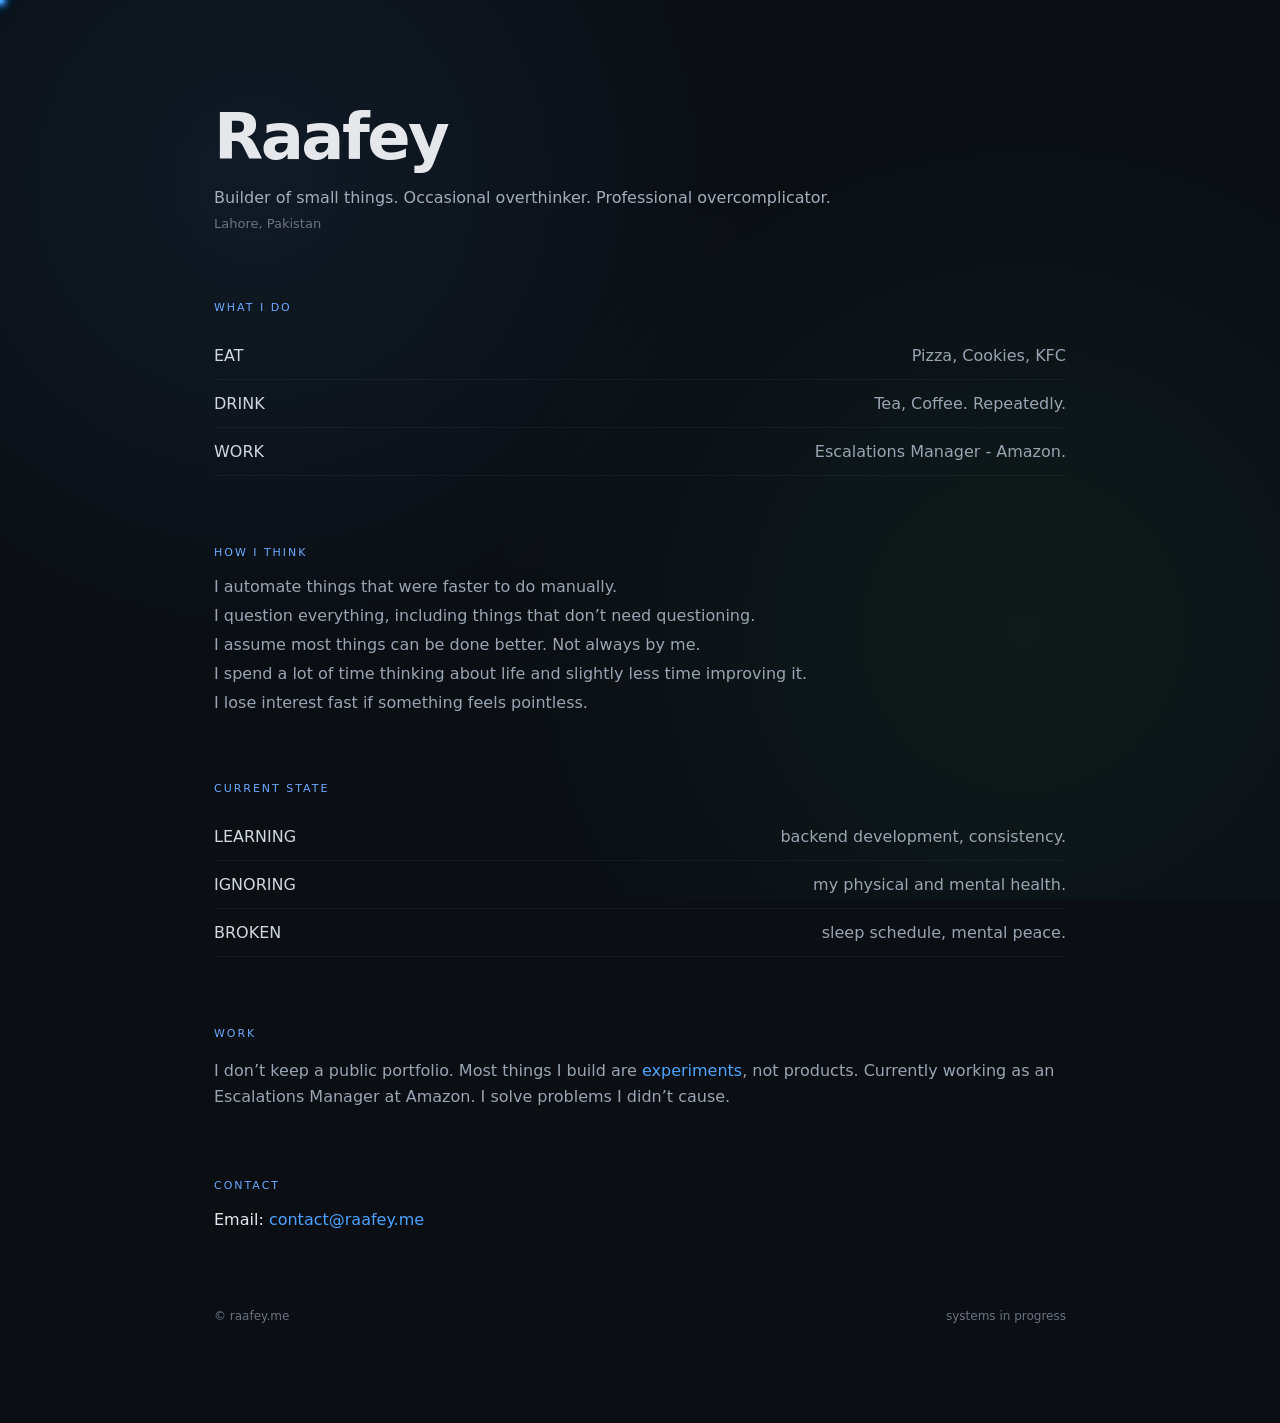
<file: index.html>
<!DOCTYPE html>
<html lang="en">
<head>
<meta charset="UTF-8">
<meta name="viewport" content="width=device-width, initial-scale=1.0">
<title>Raafey</title>

<style>
*{
  margin:0;
  padding:0;
  box-sizing:border-box;
  font-family: system-ui, -apple-system, Segoe UI, sans-serif;
}

body{
  background:#0b0f14;
  color:#e5e7eb;
  overflow-x:hidden;
}

/* background glow */
body::before{
  content:"";
  position:fixed;
  inset:0;
  background:
    radial-gradient(circle at 20% 20%, rgba(77,163,255,0.08), transparent 40%),
    radial-gradient(circle at 80% 70%, rgba(74,222,128,0.06), transparent 45%);
  pointer-events:none;
  animation:floatBg 12s ease-in-out infinite alternate;
}

@keyframes floatBg{
  from{transform:translateY(0px);}
  to{transform:translateY(-20px);}
}

/* layout */
.container{
  max-width:900px;
  margin:0 auto;
  padding:100px 24px;
}

/* hero */
h1{
  font-size:64px;
  letter-spacing:-0.04em;
  font-weight:600;
  opacity:0;
  transform:translateY(20px);
  animation:fadeUp 0.8s ease forwards;
}

.sub{
  margin-top:12px;
  color:#a3adbb;
  font-size:16px;
  font-weight:400;
  line-height:1.5;
  opacity:0;
  animation:fadeUp 0.8s ease forwards;
  animation-delay:0.15s;
}

.location{
  margin-top:6px;
  font-size:13px;
  color:#6b7280;
  opacity:0;
  animation:fadeUp 0.8s ease forwards;
  animation-delay:0.25s;
}

/* sections */
.section{
  margin-top:70px;
  opacity:0;
  transform:translateY(20px);
  animation:fadeUp 0.8s ease forwards;
}

.section h2{
  font-size:11px;
  letter-spacing:0.18em;
  color:#6aa9ff;
  font-weight:500;
  text-transform:uppercase;
  margin-bottom:18px;
}

/* rows */
.row{
  display:flex;
  justify-content:space-between;
  padding:14px 0;
  border-bottom:1px solid rgba(255,255,255,0.04);
  transition:0.25s ease;
  position:relative;
}

.section .row:nth-of-type(1):hover{ transform:translateX(6px); }
.section .row:nth-of-type(2):hover{ transform:translateX(8px); }
.section .row:nth-of-type(3):hover{ transform:translateX(10px); }
  
.row:hover{
  border-color:rgba(77,163,255,0.25);
}

.row::after{
  content:"";
  position:absolute;
  left:0;
  bottom:0;
  width:0%;
  height:1px;
  background:#4da3ff;
  transition:0.4s ease;
}

.row:hover::after{
  width:100%;
}

.label{ color:#d1d7e0; font-weight:500; }

.value{
  color:#9aa4b2;
  max-width:60%;
  text-align:right;
  transition:0.2s ease;
}

.row:hover .value{
  color:#e5e7eb;
}

/* thinking */
.think p{
  margin:10px 0;
  color:#9aa4b2;
  transition:0.25s ease;
}

.think p:hover{
  color:#e5e7eb;
  transform:translateX(6px);
}

/* links */
a{
  color:#4da3ff;
  text-decoration:none;
  position:relative;
}

a::after{
  content:"";
  position:absolute;
  left:0;
  bottom:-3px;
  width:0%;
  height:1px;
  background:#4da3ff;
  transition:0.3s ease;
}

a:hover::after{
  width:100%;
}

/* footer */
footer{
  margin-top:80px;
  font-size:12px;
  color:#6b7280;
  display:flex;
  justify-content:space-between;
}

@keyframes fadeUp{
  to{
    opacity:1;
    transform:translateY(0);
  }
}

/* stagger */
.section:nth-of-type(1){animation-delay:0.2s}
.section:nth-of-type(2){animation-delay:0.3s}
.section:nth-of-type(3){animation-delay:0.4s}
.section:nth-of-type(4){animation-delay:0.5s}
.section:nth-of-type(5){animation-delay:0.6s}

/* responsive */
@media (max-width:700px){
  h1{font-size:42px;}
  .row{flex-direction:column; gap:4px;}
  .value{text-align:left; max-width:100%;}
}

/* cursor trail */
.cursor-dot{
  position:fixed;
  width:6px;
  height:6px;
  background:#4da3ff;
  border-radius:50%;
  pointer-events:none;
  z-index:9999;
  box-shadow:0 0 8px #4da3ff, 0 0 16px #4da3ff;
  opacity:0.8;
  transform:translate(-50%, -50%);
}

/* mobile scroll finger */
#scrollFinger{
  position:fixed;
  left:50%;
  top:80%;
  transform:translate(-50%,-50%);
  font-size:28px;
  opacity:0;
  pointer-events:none;
  z-index:9999;
  filter:drop-shadow(0 0 10px #4da3ff);
  transition:opacity 0.3s ease;
}
  ::selection {
  background: rgba(77, 163, 255, 0.25);
  color: #ff0000;
}
</style>
</head>

<body>

<div class="container">

  <h1>Raafey</h1>
  <div class="sub">Builder of small things. Occasional overthinker. Professional overcomplicator.</div>
  <div class="location">Lahore, Pakistan</div>

  <div class="section">
    <h2>WHAT I DO</h2>

    <div class="row"><div class="label">EAT</div><div class="value">Pizza, Cookies, KFC</div></div>
    <div class="row"><div class="label">DRINK</div><div class="value">Tea, Coffee. Repeatedly.</div></div>
    <div class="row"><div class="label">WORK</div><div class="value">Escalations Manager - Amazon.</div></div>
  </div>

  <div class="section think">
    <h2>HOW I THINK</h2>
    <p>I automate things that were faster to do manually.</p>
    <p>I question everything, including things that don’t need questioning.</p>
    <p>I assume most things can be done better. Not always by me.</p>
    <p>I spend a lot of time thinking about life and slightly less time improving it.</p>
    <p>I lose interest fast if something feels pointless.</p>
  </div>

  <div class="section">
    <h2>CURRENT STATE</h2>

    <div class="row"><div class="label">LEARNING</div><div class="value">backend development, consistency.</div></div>
    <div class="row"><div class="label">IGNORING</div><div class="value">my physical and mental health.</div></div>
    <div class="row"><div class="label">BROKEN</div><div class="value">sleep schedule, mental peace.</div></div>
  </div>

  <div class="section">
    <h2>WORK</h2>
    <p style="color:#9aa4b2; line-height:1.6;">
      I don’t keep a public portfolio. Most things I build are <a href="/project.html">experiments</a>, not products.
      Currently working as an Escalations Manager at Amazon. I solve problems I didn’t cause.
    </p>
  </div>

  <div class="section">
    <h2>CONTACT</h2>
    <p>Email: <a href="mailto:contact@raafey.me">contact@raafey.me</a></p>
  </div>

  <footer>
    <span>© raafey.me</span>
    <span>systems in progress</span>
  </footer>

</div>



<script>
const isTouch = matchMedia("(pointer: coarse)").matches || "ontouchstart" in window;

/* ---------------- CURSOR TRAIL (desktop only) ---------------- */
if (!isTouch) {
  const dots = [];
  const maxDots = 12;

  for (let i = 0; i < maxDots; i++) {
    const d = document.createElement("div");
    d.className = "cursor-dot";
    document.body.appendChild(d);
    dots.push({ el: d, x: 0, y: 0 });
  }

  let mouse = { x: 0, y: 0 };

  window.addEventListener("mousemove", e => {
    mouse.x = e.clientX;
    mouse.y = e.clientY;
  });

  function animate() {
    let x = mouse.x;
    let y = mouse.y;

    dots.forEach((dot, i) => {
      dot.x += (x - dot.x) * 0.3;
      dot.y += (y - dot.y) * 0.3;

      dot.el.style.left = dot.x + "px";
      dot.el.style.top = dot.y + "px";

      x = dot.x;
      y = dot.y;

      dot.el.style.transform = `translate(-50%, -50%) scale(${1 - i * 0.05})`;
      dot.el.style.opacity = 1 - i * 0.08;
    });

    requestAnimationFrame(animate);
  }

  animate();
}


</script>

</body>
</html>
</file>
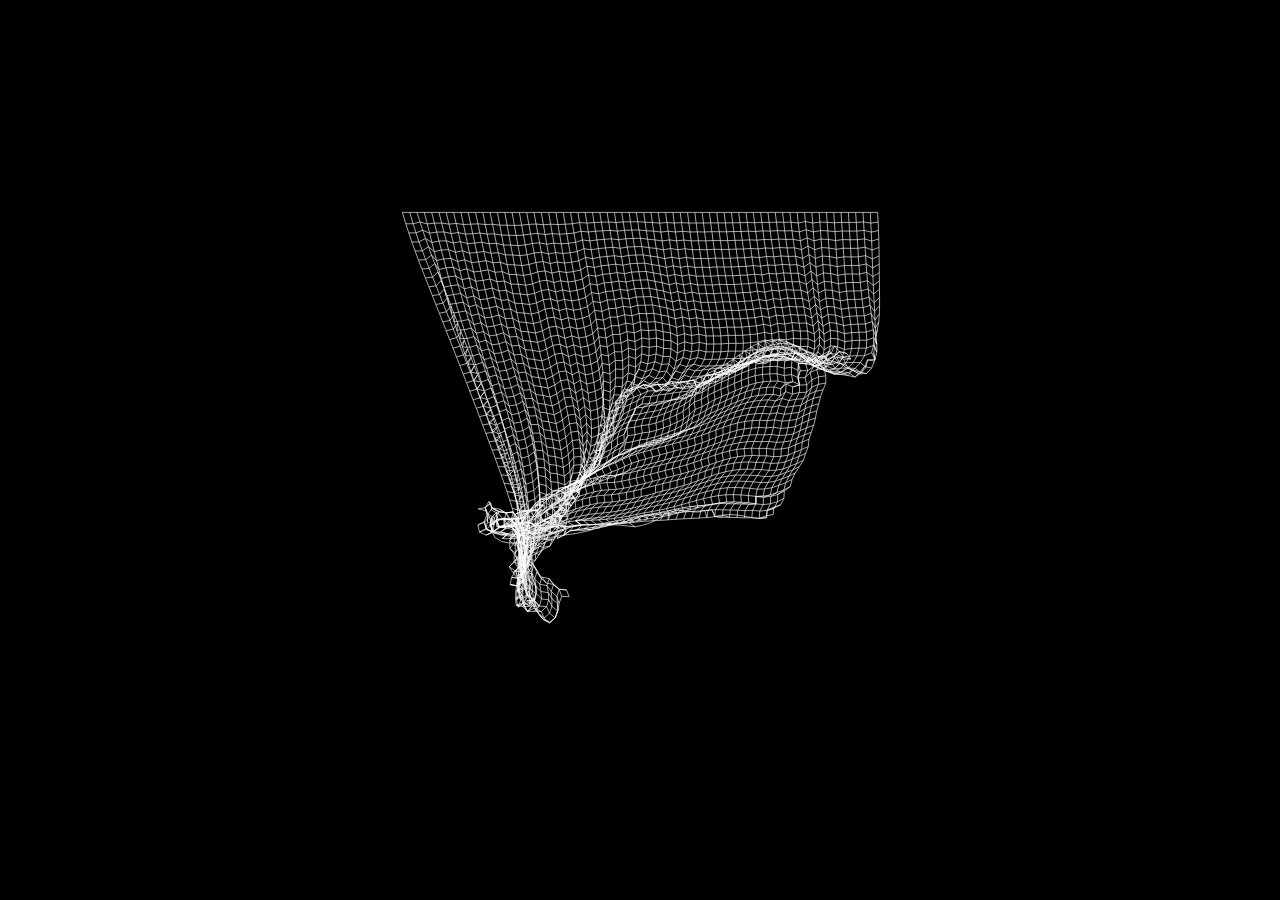
<file: cloth/index.html>
<!DOCTYPE HTML>
<html>
  <head>
    <title>Cloth</title>

    <style>
      
body {
	position: absolute;
	margin: 0;
	padding: 0;
	width: 100%;
	height: 100%;
	background-color: black;
}

#container_div {
  position: absolute;
  top: 50%;
  left: 50%;
  transform: translate(-50%,-50%);
}

#release_button:hover {
  background: #888888;
}

*:focus {
  outline: none;
}

#canvas_div {
  position: absolute;
  bottom: 0;
  width: 100%;
  height: 100%;
}

#canvas {
  position: absolute;
  right: 50%;
  top: 50%;
  transform: translate(50%,-50%);
}
    </style>
  </head>

  <body>
    <div id="container_div">
      <div id="canvas_div">
        <canvas id="canvas"></canvas>
      </div> 
    </div>
  </body>
  <script>
    var container = document.getElementById("container_div");
var canvas = document.getElementById("canvas");
var ctx = canvas.getContext("2d");

var pointCount = 0;
var points = [];
var spans = [];

var displayPoints = false;
var displaySpans = true;
var fw = 66;
var fh = 55;
var htc = fw;
var vtc = fh;
var rigidity = 15;
var gravity = 0.5;
var friction = 0.999;
var wallBounceLoss = 0.9;
var skidLoss = 0.8;

scaleToWindow();
var canvasPositionLeft = canvas.getBoundingClientRect().left + window.scrollX;
var canvasPositionTop = canvas.getBoundingClientRect().top + window.scrollY;

var mouseCanvasX;
var mouseCanvasY;
var grabRadius = canvas.width/25;
var fabricStrength = 25;

function Point(current_x, current_y) {
  this.cx = current_x;
  this.cy = current_y; 
  this.px = this.cx;
  this.py = this.cy;
  this.pinned = false;
  this.grabbed = false;
  this.mxd = null;
  this.myd = null;
  this.id = pointCount;
  pointCount += 1;
}

for (i=0; i<vtc; i++) {
  var y = (i*fh/(vtc-1))+(100-fw)/2; 
  for (j=0; j<htc; j++) {
    var x = (j*fw/(htc-1))+(100-fw)/2;
    addPt(x,y);
  }
}

for (i=0; i<htc; i++) { points[i].pinned = true; }

function Span(point_1, point_2, visibility="visible") {
  this.p1 = point_1;
  this.p2 = point_2;
  this.l = distanceBetween(this.p1,this.p2);
  this.visibility = visibility;
}

for (i=0; i<points.length-1; i++) {
  if ( (i+1)%htc !== 0 ) { addSp(i,i+1); }
  if ( i < points.length-htc) { addSp(i,i+htc); }
}

var rx = randNumBetween(-50,50);
for (i=0; i<points.length/4; i++) {
  var rp = randNumBetween(Math.floor(points.length/3),points.length-1);
  points[rp].px += rx;
  points[rp].py += randNumBetween(10,30);
}
for (i=vtc*htc-vtc-1; i<vtc*htc-1; i++) {
  points[i].px += rx;
  points[i].py += randNumBetween(100,300);
}

update();

function scaleToWindow() {
  if (window.innerWidth > window.innerHeight) {
    container.style.height = window.innerHeight*0.8+"px";
    container.style.width = container.style.height;
  } else {
    container.style.width = window.innerWidth*0.8+"px";
    container.style.height = container.style.width;
  }
  canvas.width = document.getElementById("canvas_div").clientWidth;
  canvas.height = document.getElementById("canvas_div").clientHeight;
}

function xPct(pct) {
  return pct * canvas.width / 100;
}

function yPct(pct) {
  return pct * canvas.height / 100;
}

function getPt(id) {
  for (var i=0; i<points.length; i++) { 
    if (points[i].id == id) { return points[i]; }
  }
}

function distanceBetween(point_1, point_2) {
  var x_difference = point_2.cx - point_1.cx;
  var	y_difference = point_2.cy - point_1.cy;
  return Math.sqrt( x_difference*x_difference + y_difference*y_difference);
}

function randNumBetween(min,max) {
  return Math.floor(Math.random()*(max-min+1))+min;
}

function addPt(xp,yp) {
  points.push( new Point( xPct(xp), yPct(yp) ) );
}

function addSp(p1,p2,visibility="visible") {
  spans.push( new Span( getPt(p1), getPt(p2), visibility ) );
}

function update() {
  updatePoints();
  for (var i=0; i<rigidity; i++) {
    wallBounce();
    updateSpans();
  }
  clearCanvas();
  if (displayPoints) { renderPoints(); }
  if (displaySpans) { renderSpans(); }
  window.requestAnimationFrame(update);
}

function updatePoints() {
  for(var i=0; i<points.length; i++) {
    var p = points[i];
    if (!p.pinned) {
      var	xv = (p.cx - p.px) * friction;
      var	yv = (p.cy - p.py) * friction;
      if (p.py >= canvas.height-1 && p.py <= canvas.height) { xv *= skidLoss; }
      p.px = p.cx;
      p.py = p.cy;
      p.cx += xv;
      p.cy += yv;
      p.cy += gravity;
    }
  }	
}

function wallBounce() {
  for (var i=0; i<points.length; i++) {
    var p = points[i];
    if (p.cx > canvas.width) {
      p.cx = canvas.width;
      p.px = p.cx + (p.cx - p.px) * wallBounceLoss;
    }
    if (p.cx < 0) {
      p.cx = 0;
      p.px = p.cx + (p.cx - p.px) * wallBounceLoss;
    }
    if (p.cy > canvas.height) {
      p.cy = canvas.height;
      p.py = p.cy + (p.cy - p.py) * wallBounceLoss;
    }
    if (p.cy < 0) {
      p.cy = 0;
      p.py = p.cy + (p.cy - p.py) * wallBounceLoss;
    }
  }
}

function updateSpans() {
  for (var i=0; i<spans.length; i++) {
    var s = spans[i];
    var dx = s.p2.cx - s.p1.cx;
    var	dy = s.p2.cy - s.p1.cy;
    var d = Math.sqrt( dx*dx + dy*dy);
    if (d > s.l*fabricStrength) { spans.splice(i,1); }
    var	r = s.l / d;
    var	mx = s.p1.cx + dx / 2;
    var my = s.p1.cy + dy / 2;
    var ox = dx / 2 * r;
    var oy = dy / 2 * r;
    if (s.p1.pinned === false) {
      s.p1.cx = mx - ox;
      s.p1.cy = my - oy;
    }
    if (s.p2.pinned === false) {
      s.p2.cx = mx + ox;
      s.p2.cy = my + oy;
    }
  }
}

function clearCanvas() {
  ctx.clearRect(0, 0, canvas.width, canvas.height);
}

function renderPoints() {
  for (var i=0; i<points.length; i++) {
    var p = points[i];
    ctx.beginPath();
    ctx.arc(p.cx,p.cy,3,0,2*Math.PI);
    ctx.fillStyle="green";
    ctx.fill();
  }
}

function renderSpans() {
  ctx.beginPath();
  for (var i=0; i<spans.length; i++) {
    var s = spans[i];
    if (s.visibility == "visible") {
      ctx.strokeStyle = "#ffffff";
      ctx.lineWidth = ".66";
      ctx.moveTo(s.p1.cx, s.p1.cy);
      ctx.lineTo(s.p2.cx, s.p2.cy);
    }
  }
  ctx.stroke(); 
}

function grabFabric(e) {
  mouseCanvasX = e.pageX - canvasPositionLeft;
  mouseCanvasY = e.pageY - canvasPositionTop;
  for (var i=0; i<points.length; i++) {
    var x_diff = points[i].cx - mouseCanvasX;
    var y_diff = points[i].cy - mouseCanvasY;
    var dist = Math.sqrt( x_diff*x_diff + y_diff*y_diff);
    if (dist <= grabRadius) {
      points[i].grabbed = true;
      points[i].mxd = x_diff;
      points[i].myd = y_diff;
    }
  }
}

function moveFabric(e) {
  mouseCanvasX = e.pageX - canvasPositionLeft;
  mouseCanvasY = e.pageY - canvasPositionTop;
  if (  mouseCanvasX < 0 || mouseCanvasX > canvas.width || 
        mouseCanvasY < 0 || mouseCanvasY > canvas.height) { 
    dropFabric(); 
  }
  for (var i=0; i<points.length; i++) {
    if (points[i].grabbed === true && points[i].pinned === false) {
      points[i].cx = points[i].px = mouseCanvasX + points[i].mxd;
      points[i].cy = points[i].py = mouseCanvasY + points[i].myd;
    }
  }
}

function dropFabric() {
  for (var i=0; i<points.length; i++) {
    points[i].grabbed = false;
  }
}

window.addEventListener('resize', scaleToWindow);

document.addEventListener("mousedown", grabFabric);
document.addEventListener("mousemove", moveFabric);
document.addEventListener("mouseup", dropFabric);

document.addEventListener("touchstart", grabFabric);
document.addEventListener("touchmove", moveFabric);
document.addEventListener("touchend", dropFabric);
  </script>
</html>
</file>
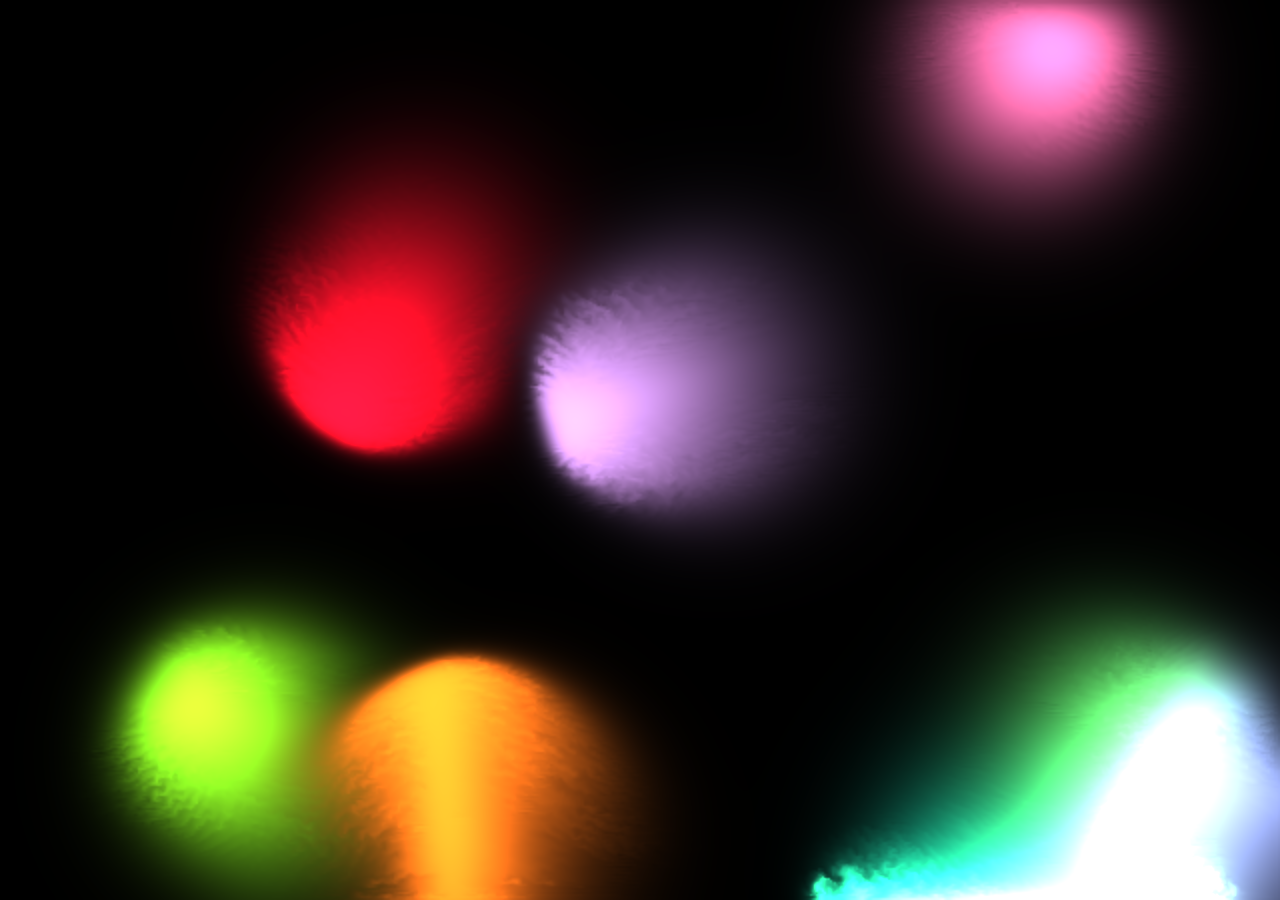
<file: fluid/index.html>
<html>
  <head>
    <title>Fluid</title>
    <style>
      html, body {
    overflow: hidden;
}

body {
    margin: 0;
    position: absolute;
    width: 100%;
	height: 100%;
}

canvas {
    width: 100%;
    height: 100%;
}
    </style>
  </head>
  <body>
    <canvas></canvas>
  </body>
  <script>
    'use strict';

const canvas = document.getElementsByTagName('canvas')[0];
canvas.width = canvas.clientWidth;
canvas.height = canvas.clientHeight;

let config = {
    TEXTURE_DOWNSAMPLE: 1,
    DENSITY_DISSIPATION: 0.98,
    VELOCITY_DISSIPATION: 0.98,
    PRESSURE_DISSIPATION: 0.8,
    PRESSURE_ITERATIONS: 25,
    CURL: 30,
    SPLAT_RADIUS: 0.012
}

let pointers = [];
let splatStack = [];

const  { gl, ext } = getWebGLContext(canvas);

function getWebGLContext (canvas) {
    const params = { alpha: false, depth: false, stencil: false, antialias: false };

    let gl = canvas.getContext('webgl2', params);
    const isWebGL2 = !!gl;
    if (!isWebGL2)
        gl = canvas.getContext('webgl', params) || canvas.getContext('experimental-webgl', params);

    let halfFloat;
    let supportLinearFiltering;
    if (isWebGL2) {
        gl.getExtension('EXT_color_buffer_float');
        supportLinearFiltering = gl.getExtension('OES_texture_float_linear');
    } else {
        halfFloat = gl.getExtension('OES_texture_half_float');
        supportLinearFiltering = gl.getExtension('OES_texture_half_float_linear');
    }

    gl.clearColor(0.0, 0.0, 0.0, 1.0);

    const halfFloatTexType = isWebGL2 ? gl.HALF_FLOAT : halfFloat.HALF_FLOAT_OES;
    let formatRGBA;
    let formatRG;
    let formatR;

    if (isWebGL2)
    {
        formatRGBA = getSupportedFormat(gl, gl.RGBA16F, gl.RGBA, halfFloatTexType);
        formatRG = getSupportedFormat(gl, gl.RG16F, gl.RG, halfFloatTexType);
        formatR = getSupportedFormat(gl, gl.R16F, gl.RED, halfFloatTexType);
    }
    else
    {
        formatRGBA = getSupportedFormat(gl, gl.RGBA, gl.RGBA, halfFloatTexType);
        formatRG = getSupportedFormat(gl, gl.RGBA, gl.RGBA, halfFloatTexType);
        formatR = getSupportedFormat(gl, gl.RGBA, gl.RGBA, halfFloatTexType);
    }

    return {
        gl,
        ext: {
            formatRGBA,
            formatRG,
            formatR,
            halfFloatTexType,
            supportLinearFiltering
        }
    };
}

function getSupportedFormat (gl, internalFormat, format, type)
{
    if (!supportRenderTextureFormat(gl, internalFormat, format, type))
    {
        switch (internalFormat)
        {
            case gl.R16F:
                return getSupportedFormat(gl, gl.RG16F, gl.RG, type);
            case gl.RG16F:
                return getSupportedFormat(gl, gl.RGBA16F, gl.RGBA, type);
            default:
                return null;
        }
    }

    return {
        internalFormat,
        format
    }
}

function supportRenderTextureFormat (gl, internalFormat, format, type) {
    let texture = gl.createTexture();
    gl.bindTexture(gl.TEXTURE_2D, texture);
    gl.texParameteri(gl.TEXTURE_2D, gl.TEXTURE_MIN_FILTER, gl.NEAREST);
    gl.texParameteri(gl.TEXTURE_2D, gl.TEXTURE_MAG_FILTER, gl.NEAREST);
    gl.texParameteri(gl.TEXTURE_2D, gl.TEXTURE_WRAP_S, gl.CLAMP_TO_EDGE);
    gl.texParameteri(gl.TEXTURE_2D, gl.TEXTURE_WRAP_T, gl.CLAMP_TO_EDGE);
    gl.texImage2D(gl.TEXTURE_2D, 0, internalFormat, 4, 4, 0, format, type, null);

    let fbo = gl.createFramebuffer();
    gl.bindFramebuffer(gl.FRAMEBUFFER, fbo);
    gl.framebufferTexture2D(gl.FRAMEBUFFER, gl.COLOR_ATTACHMENT0, gl.TEXTURE_2D, texture, 0);

    const status = gl.checkFramebufferStatus(gl.FRAMEBUFFER);
    if (status != gl.FRAMEBUFFER_COMPLETE)
        return false;
    return true;
}

function pointerPrototype () {
    this.id = -1;
    this.x = 0;
    this.y = 0;
    this.dx = 0;
    this.dy = 0;
    this.down = false;
    this.moved = false;
    this.color = [30, 0, 300];
}

pointers.push(new pointerPrototype());

class GLProgram {
    constructor (vertexShader, fragmentShader) {
        this.uniforms = {};
        this.program = gl.createProgram();

        gl.attachShader(this.program, vertexShader);
        gl.attachShader(this.program, fragmentShader);
        gl.linkProgram(this.program);

        if (!gl.getProgramParameter(this.program, gl.LINK_STATUS))
            throw gl.getProgramInfoLog(this.program);

        const uniformCount = gl.getProgramParameter(this.program, gl.ACTIVE_UNIFORMS);
        for (let i = 0; i < uniformCount; i++) {
            const uniformName = gl.getActiveUniform(this.program, i).name;
            this.uniforms[uniformName] = gl.getUniformLocation(this.program, uniformName);
        }
    }

    bind () {
        gl.useProgram(this.program);
    }
}

function compileShader (type, source) {
    const shader = gl.createShader(type);
    gl.shaderSource(shader, source);
    gl.compileShader(shader);

    if (!gl.getShaderParameter(shader, gl.COMPILE_STATUS))
        throw gl.getShaderInfoLog(shader);

    return shader;
};

const baseVertexShader = compileShader(gl.VERTEX_SHADER, `
    precision highp float;
    precision mediump sampler2D;

    attribute vec2 aPosition;
    varying vec2 vUv;
    varying vec2 vL;
    varying vec2 vR;
    varying vec2 vT;
    varying vec2 vB;
    uniform vec2 texelSize;

    void main () {
        vUv = aPosition * 0.5 + 0.5;
        vL = vUv - vec2(texelSize.x, 0.0);
        vR = vUv + vec2(texelSize.x, 0.0);
        vT = vUv + vec2(0.0, texelSize.y);
        vB = vUv - vec2(0.0, texelSize.y);
        gl_Position = vec4(aPosition, 0.0, 1.0);
    }
`);

const clearShader = compileShader(gl.FRAGMENT_SHADER, `
    precision highp float;
    precision mediump sampler2D;

    varying vec2 vUv;
    uniform sampler2D uTexture;
    uniform float value;

    void main () {
        gl_FragColor = value * texture2D(uTexture, vUv);
    }
`);

const displayShader = compileShader(gl.FRAGMENT_SHADER, `
    precision highp float;
    precision mediump sampler2D;

    varying vec2 vUv;
    uniform sampler2D uTexture;

    void main () {
        gl_FragColor = texture2D(uTexture, vUv);
    }
`);

const splatShader = compileShader(gl.FRAGMENT_SHADER, `
    precision highp float;
    precision mediump sampler2D;

    varying vec2 vUv;
    uniform sampler2D uTarget;
    uniform float aspectRatio;
    uniform vec3 color;
    uniform vec2 point;
    uniform float radius;

    void main () {
        vec2 p = vUv - point.xy;
        p.x *= aspectRatio;
        vec3 splat = exp(-dot(p, p) / radius) * color;
        vec3 base = texture2D(uTarget, vUv).xyz;
        gl_FragColor = vec4(base + splat, 1.0);
    }
`);

const advectionManualFilteringShader = compileShader(gl.FRAGMENT_SHADER, `
    precision highp float;
    precision mediump sampler2D;

    varying vec2 vUv;
    uniform sampler2D uVelocity;
    uniform sampler2D uSource;
    uniform vec2 texelSize;
    uniform float dt;
    uniform float dissipation;

    vec4 bilerp (in sampler2D sam, in vec2 p) {
        vec4 st;
        st.xy = floor(p - 0.5) + 0.5;
        st.zw = st.xy + 1.0;
        vec4 uv = st * texelSize.xyxy;
        vec4 a = texture2D(sam, uv.xy);
        vec4 b = texture2D(sam, uv.zy);
        vec4 c = texture2D(sam, uv.xw);
        vec4 d = texture2D(sam, uv.zw);
        vec2 f = p - st.xy;
        return mix(mix(a, b, f.x), mix(c, d, f.x), f.y);
    }

    void main () {
        vec2 coord = gl_FragCoord.xy - dt * texture2D(uVelocity, vUv).xy;
        gl_FragColor = dissipation * bilerp(uSource, coord);
        gl_FragColor.a = 1.0;
    }
`);

const advectionShader = compileShader(gl.FRAGMENT_SHADER, `
    precision highp float;
    precision mediump sampler2D;

    varying vec2 vUv;
    uniform sampler2D uVelocity;
    uniform sampler2D uSource;
    uniform vec2 texelSize;
    uniform float dt;
    uniform float dissipation;

    void main () {
        vec2 coord = vUv - dt * texture2D(uVelocity, vUv).xy * texelSize;
        gl_FragColor = dissipation * texture2D(uSource, coord);
        gl_FragColor.a = 1.0;
    }
`);

const divergenceShader = compileShader(gl.FRAGMENT_SHADER, `
    precision highp float;
    precision mediump sampler2D;

    varying vec2 vUv;
    varying vec2 vL;
    varying vec2 vR;
    varying vec2 vT;
    varying vec2 vB;
    uniform sampler2D uVelocity;

    vec2 sampleVelocity (in vec2 uv) {
        vec2 multiplier = vec2(1.0, 1.0);
        if (uv.x < 0.0) { uv.x = 0.0; multiplier.x = -1.0; }
        if (uv.x > 1.0) { uv.x = 1.0; multiplier.x = -1.0; }
        if (uv.y < 0.0) { uv.y = 0.0; multiplier.y = -1.0; }
        if (uv.y > 1.0) { uv.y = 1.0; multiplier.y = -1.0; }
        return multiplier * texture2D(uVelocity, uv).xy;
    }

    void main () {
        float L = sampleVelocity(vL).x;
        float R = sampleVelocity(vR).x;
        float T = sampleVelocity(vT).y;
        float B = sampleVelocity(vB).y;
        float div = 0.5 * (R - L + T - B);
        gl_FragColor = vec4(div, 0.0, 0.0, 1.0);
    }
`);

const curlShader = compileShader(gl.FRAGMENT_SHADER, `
    precision highp float;
    precision mediump sampler2D;

    varying vec2 vUv;
    varying vec2 vL;
    varying vec2 vR;
    varying vec2 vT;
    varying vec2 vB;
    uniform sampler2D uVelocity;

    void main () {
        float L = texture2D(uVelocity, vL).y;
        float R = texture2D(uVelocity, vR).y;
        float T = texture2D(uVelocity, vT).x;
        float B = texture2D(uVelocity, vB).x;
        float vorticity = R - L - T + B;
        gl_FragColor = vec4(vorticity, 0.0, 0.0, 1.0);
    }
`);

const vorticityShader = compileShader(gl.FRAGMENT_SHADER, `
    precision highp float;
    precision mediump sampler2D;

    varying vec2 vUv;
    varying vec2 vT;
    varying vec2 vB;
    uniform sampler2D uVelocity;
    uniform sampler2D uCurl;
    uniform float curl;
    uniform float dt;

    void main () {
        float T = texture2D(uCurl, vT).x;
        float B = texture2D(uCurl, vB).x;
        float C = texture2D(uCurl, vUv).x;
        vec2 force = vec2(abs(T) - abs(B), 0.0);
        force *= 1.0 / length(force + 0.00001) * curl * C;
        vec2 vel = texture2D(uVelocity, vUv).xy;
        gl_FragColor = vec4(vel + force * dt, 0.0, 1.0);
    }
`);

const pressureShader = compileShader(gl.FRAGMENT_SHADER, `
    precision highp float;
    precision mediump sampler2D;

    varying vec2 vUv;
    varying vec2 vL;
    varying vec2 vR;
    varying vec2 vT;
    varying vec2 vB;
    uniform sampler2D uPressure;
    uniform sampler2D uDivergence;

    vec2 boundary (in vec2 uv) {
        uv = min(max(uv, 0.0), 1.0);
        return uv;
    }

    void main () {
        float L = texture2D(uPressure, boundary(vL)).x;
        float R = texture2D(uPressure, boundary(vR)).x;
        float T = texture2D(uPressure, boundary(vT)).x;
        float B = texture2D(uPressure, boundary(vB)).x;
        float C = texture2D(uPressure, vUv).x;
        float divergence = texture2D(uDivergence, vUv).x;
        float pressure = (L + R + B + T - divergence) * 0.25;
        gl_FragColor = vec4(pressure, 0.0, 0.0, 1.0);
    }
`);

const gradientSubtractShader = compileShader(gl.FRAGMENT_SHADER, `
    precision highp float;
    precision mediump sampler2D;

    varying vec2 vUv;
    varying vec2 vL;
    varying vec2 vR;
    varying vec2 vT;
    varying vec2 vB;
    uniform sampler2D uPressure;
    uniform sampler2D uVelocity;

    vec2 boundary (in vec2 uv) {
        uv = min(max(uv, 0.0), 1.0);
        return uv;
    }

    void main () {
        float L = texture2D(uPressure, boundary(vL)).x;
        float R = texture2D(uPressure, boundary(vR)).x;
        float T = texture2D(uPressure, boundary(vT)).x;
        float B = texture2D(uPressure, boundary(vB)).x;
        vec2 velocity = texture2D(uVelocity, vUv).xy;
        velocity.xy -= vec2(R - L, T - B);
        gl_FragColor = vec4(velocity, 0.0, 1.0);
    }
`);

let textureWidth;
let textureHeight;
let density;
let velocity;
let divergence;
let curl;
let pressure;
initFramebuffers();

const clearProgram = new GLProgram(baseVertexShader, clearShader);
const displayProgram = new GLProgram(baseVertexShader, displayShader);
const splatProgram = new GLProgram(baseVertexShader, splatShader);
const advectionProgram = new GLProgram(baseVertexShader, ext.supportLinearFiltering ? advectionShader : advectionManualFilteringShader);
const divergenceProgram = new GLProgram(baseVertexShader, divergenceShader);
const curlProgram = new GLProgram(baseVertexShader, curlShader);
const vorticityProgram = new GLProgram(baseVertexShader, vorticityShader);
const pressureProgram = new GLProgram(baseVertexShader, pressureShader);
const gradienSubtractProgram = new GLProgram(baseVertexShader, gradientSubtractShader);

function initFramebuffers () {
    textureWidth = gl.drawingBufferWidth >> config.TEXTURE_DOWNSAMPLE;
    textureHeight = gl.drawingBufferHeight >> config.TEXTURE_DOWNSAMPLE;

    const texType = ext.halfFloatTexType;
    const rgba = ext.formatRGBA;
    const rg   = ext.formatRG;
    const r    = ext.formatR;

    density    = createDoubleFBO(2, textureWidth, textureHeight, rgba.internalFormat, rgba.format, texType, ext.supportLinearFiltering ? gl.LINEAR : gl.NEAREST);
    velocity   = createDoubleFBO(0, textureWidth, textureHeight, rg.internalFormat, rg.format, texType, ext.supportLinearFiltering ? gl.LINEAR : gl.NEAREST);
    divergence = createFBO      (4, textureWidth, textureHeight, r.internalFormat, r.format, texType, gl.NEAREST);
    curl       = createFBO      (5, textureWidth, textureHeight, r.internalFormat, r.format, texType, gl.NEAREST);
    pressure   = createDoubleFBO(6, textureWidth, textureHeight, r.internalFormat, r.format, texType, gl.NEAREST);
}

function createFBO (texId, w, h, internalFormat, format, type, param) {
    gl.activeTexture(gl.TEXTURE0 + texId);
    let texture = gl.createTexture();
    gl.bindTexture(gl.TEXTURE_2D, texture);
    gl.texParameteri(gl.TEXTURE_2D, gl.TEXTURE_MIN_FILTER, param);
    gl.texParameteri(gl.TEXTURE_2D, gl.TEXTURE_MAG_FILTER, param);
    gl.texParameteri(gl.TEXTURE_2D, gl.TEXTURE_WRAP_S, gl.CLAMP_TO_EDGE);
    gl.texParameteri(gl.TEXTURE_2D, gl.TEXTURE_WRAP_T, gl.CLAMP_TO_EDGE);
    gl.texImage2D(gl.TEXTURE_2D, 0, internalFormat, w, h, 0, format, type, null);

    let fbo = gl.createFramebuffer();
    gl.bindFramebuffer(gl.FRAMEBUFFER, fbo);
    gl.framebufferTexture2D(gl.FRAMEBUFFER, gl.COLOR_ATTACHMENT0, gl.TEXTURE_2D, texture, 0);
    gl.viewport(0, 0, w, h);
    gl.clear(gl.COLOR_BUFFER_BIT);

    return [texture, fbo, texId];
}

function createDoubleFBO (texId, w, h, internalFormat, format, type, param) {
    let fbo1 = createFBO(texId    , w, h, internalFormat, format, type, param);
    let fbo2 = createFBO(texId + 1, w, h, internalFormat, format, type, param);

    return {
        get read () {
            return fbo1;
        },
        get write () {
            return fbo2;
        },
        swap () {
            let temp = fbo1;
            fbo1 = fbo2;
            fbo2 = temp;
        }
    }
}

const blit = (() => {
    gl.bindBuffer(gl.ARRAY_BUFFER, gl.createBuffer());
    gl.bufferData(gl.ARRAY_BUFFER, new Float32Array([-1, -1, -1, 1, 1, 1, 1, -1]), gl.STATIC_DRAW);
    gl.bindBuffer(gl.ELEMENT_ARRAY_BUFFER, gl.createBuffer());
    gl.bufferData(gl.ELEMENT_ARRAY_BUFFER, new Uint16Array([0, 1, 2, 0, 2, 3]), gl.STATIC_DRAW);
    gl.vertexAttribPointer(0, 2, gl.FLOAT, false, 0, 0);
    gl.enableVertexAttribArray(0);

    return (destination) => {
        gl.bindFramebuffer(gl.FRAMEBUFFER, destination);
        gl.drawElements(gl.TRIANGLES, 6, gl.UNSIGNED_SHORT, 0);
    }
})();

let lastTime = Date.now();
multipleSplats(parseInt(Math.random() * 20) + 5);
update();

function update () {
    resizeCanvas();

    const dt = Math.min((Date.now() - lastTime) / 1000, 0.016);
    lastTime = Date.now();

    gl.viewport(0, 0, textureWidth, textureHeight);

    if (splatStack.length > 0)
        multipleSplats(splatStack.pop());

    advectionProgram.bind();
    gl.uniform2f(advectionProgram.uniforms.texelSize, 1.0 / textureWidth, 1.0 / textureHeight);
    gl.uniform1i(advectionProgram.uniforms.uVelocity, velocity.read[2]);
    gl.uniform1i(advectionProgram.uniforms.uSource, velocity.read[2]);
    gl.uniform1f(advectionProgram.uniforms.dt, dt);
    gl.uniform1f(advectionProgram.uniforms.dissipation, config.VELOCITY_DISSIPATION);
    blit(velocity.write[1]);
    velocity.swap();

    gl.uniform1i(advectionProgram.uniforms.uVelocity, velocity.read[2]);
    gl.uniform1i(advectionProgram.uniforms.uSource, density.read[2]);
    gl.uniform1f(advectionProgram.uniforms.dissipation, config.DENSITY_DISSIPATION);
    blit(density.write[1]);
    density.swap();

    for (let i = 0; i < pointers.length; i++) {
        const pointer = pointers[i];
        if (pointer.moved) {
            splat(pointer.x, pointer.y, pointer.dx, pointer.dy, pointer.color);
            pointer.moved = false;
        }
    }

    curlProgram.bind();
    gl.uniform2f(curlProgram.uniforms.texelSize, 1.0 / textureWidth, 1.0 / textureHeight);
    gl.uniform1i(curlProgram.uniforms.uVelocity, velocity.read[2]);
    blit(curl[1]);

    vorticityProgram.bind();
    gl.uniform2f(vorticityProgram.uniforms.texelSize, 1.0 / textureWidth, 1.0 / textureHeight);
    gl.uniform1i(vorticityProgram.uniforms.uVelocity, velocity.read[2]);
    gl.uniform1i(vorticityProgram.uniforms.uCurl, curl[2]);
    gl.uniform1f(vorticityProgram.uniforms.curl, config.CURL);
    gl.uniform1f(vorticityProgram.uniforms.dt, dt);
    blit(velocity.write[1]);
    velocity.swap();

    divergenceProgram.bind();
    gl.uniform2f(divergenceProgram.uniforms.texelSize, 1.0 / textureWidth, 1.0 / textureHeight);
    gl.uniform1i(divergenceProgram.uniforms.uVelocity, velocity.read[2]);
    blit(divergence[1]);

    clearProgram.bind();
    let pressureTexId = pressure.read[2];
    gl.activeTexture(gl.TEXTURE0 + pressureTexId);
    gl.bindTexture(gl.TEXTURE_2D, pressure.read[0]);
    gl.uniform1i(clearProgram.uniforms.uTexture, pressureTexId);
    gl.uniform1f(clearProgram.uniforms.value, config.PRESSURE_DISSIPATION);
    blit(pressure.write[1]);
    pressure.swap();

    pressureProgram.bind();
    gl.uniform2f(pressureProgram.uniforms.texelSize, 1.0 / textureWidth, 1.0 / textureHeight);
    gl.uniform1i(pressureProgram.uniforms.uDivergence, divergence[2]);
    pressureTexId = pressure.read[2];
    gl.uniform1i(pressureProgram.uniforms.uPressure, pressureTexId);
    gl.activeTexture(gl.TEXTURE0 + pressureTexId);
    for (let i = 0; i < config.PRESSURE_ITERATIONS; i++) {
        gl.bindTexture(gl.TEXTURE_2D, pressure.read[0]);
        blit(pressure.write[1]);
        pressure.swap();
    }

    gradienSubtractProgram.bind();
    gl.uniform2f(gradienSubtractProgram.uniforms.texelSize, 1.0 / textureWidth, 1.0 / textureHeight);
    gl.uniform1i(gradienSubtractProgram.uniforms.uPressure, pressure.read[2]);
    gl.uniform1i(gradienSubtractProgram.uniforms.uVelocity, velocity.read[2]);
    blit(velocity.write[1]);
    velocity.swap();

    gl.viewport(0, 0, gl.drawingBufferWidth, gl.drawingBufferHeight);
    displayProgram.bind();
    gl.uniform1i(displayProgram.uniforms.uTexture, density.read[2]);
    blit(null);

    requestAnimationFrame(update);
}

function splat (x, y, dx, dy, color) {
    splatProgram.bind();
    gl.uniform1i(splatProgram.uniforms.uTarget, velocity.read[2]);
    gl.uniform1f(splatProgram.uniforms.aspectRatio, canvas.width / canvas.height);
    gl.uniform2f(splatProgram.uniforms.point, x / canvas.width, 1.0 - y / canvas.height);
    gl.uniform3f(splatProgram.uniforms.color, dx, -dy, 1.0);
    gl.uniform1f(splatProgram.uniforms.radius, config.SPLAT_RADIUS);
    blit(velocity.write[1]);
    velocity.swap();

    gl.uniform1i(splatProgram.uniforms.uTarget, density.read[2]);
    gl.uniform3f(splatProgram.uniforms.color, color[0] * 0.3, color[1] * 0.3, color[2] * 0.3);
    blit(density.write[1]);
    density.swap();
}

function multipleSplats (amount) {
    for (let i = 0; i < amount; i++) {
        const color = [Math.random() * 10, Math.random() * 10, Math.random() * 10];
        const x = canvas.width * Math.random();
        const y = canvas.height * Math.random();
        const dx = 1000 * (Math.random() - 0.5);
        const dy = 1000 * (Math.random() - 0.5);
        splat(x, y, dx, dy, color);
    }
}

function resizeCanvas () {
    if (canvas.width != canvas.clientWidth || canvas.height != canvas.clientHeight) {
        canvas.width = canvas.clientWidth;
        canvas.height = canvas.clientHeight;
        initFramebuffers();
    }
}

canvas.addEventListener('mousemove', (e) => {
    pointers[0].moved = pointers[0].down;
    pointers[0].dx = (e.offsetX - pointers[0].x) * 10.0;
    pointers[0].dy = (e.offsetY - pointers[0].y) * 10.0;
    pointers[0].x = e.offsetX;
    pointers[0].y = e.offsetY;
});

canvas.addEventListener('touchmove', (e) => {
    e.preventDefault();
    const touches = e.targetTouches;
    for (let i = 0; i < touches.length; i++) {
        let pointer = pointers[i];
        pointer.moved = pointer.down;
        pointer.dx = (touches[i].pageX - pointer.x) * 10.0;
        pointer.dy = (touches[i].pageY - pointer.y) * 10.0;
        pointer.x = touches[i].pageX;
        pointer.y = touches[i].pageY;
    }
}, false);

canvas.addEventListener('mousedown', () => {
    pointers[0].down = true;
    pointers[0].color = [Math.random() + 0.2, Math.random() + 0.2, Math.random() + 0.2];
});

canvas.addEventListener('touchstart', (e) => {
    e.preventDefault();
    const touches = e.targetTouches;
    for (let i = 0; i < touches.length; i++) {
        if (i >= pointers.length)
            pointers.push(new pointerPrototype());

        pointers[i].id = touches[i].identifier;
        pointers[i].down = true;
        pointers[i].x = touches[i].pageX;
        pointers[i].y = touches[i].pageY;
        pointers[i].color = [Math.random() + 0.2, Math.random() + 0.2, Math.random() + 0.2];
    }
});

window.addEventListener('mouseup', () => {
    pointers[0].down = false;
});

window.addEventListener('touchend', (e) => {
    const touches = e.changedTouches;
    for (let i = 0; i < touches.length; i++)
        for (let j = 0; j < pointers.length; j++)
            if (touches[i].identifier == pointers[j].id)
                pointers[j].down = false;
});
  </script>
</html>
</file>
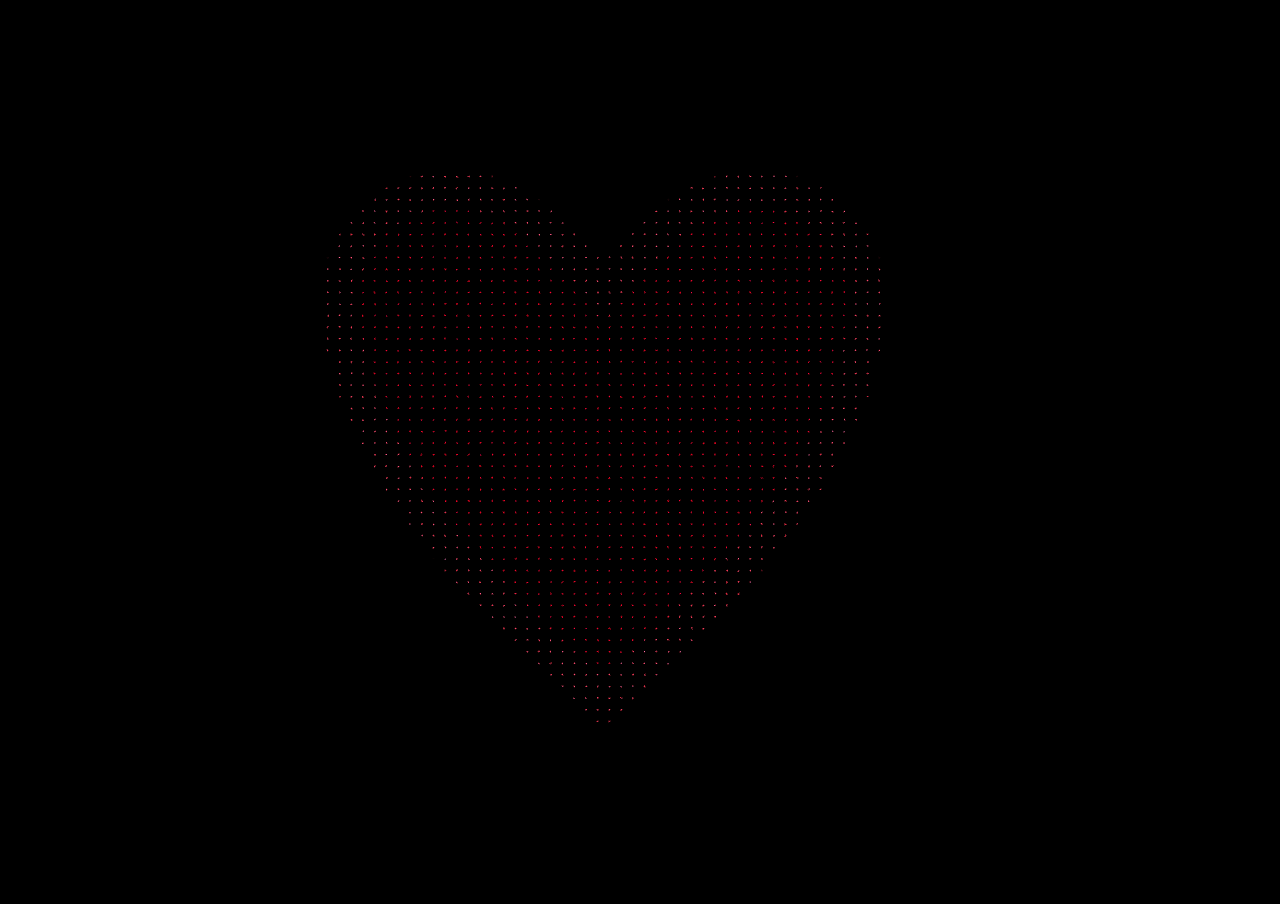
<file: heart/index.html>
<!DOCTYPE html>
<html>
<head>
<meta charset="utf-8">
<style>
html, body {
  margin: 0;
  background: #000;
}
img {
  display: block;
}
</style>
</head>
<body>
<img id="valentines" src="/img/heartplaceholder.png" style="display:none">

<script src="js/nextparticle.min.js"></script>
<script>
const isMobile =
  window.matchMedia("(max-width: 768px)").matches &&
  (navigator.maxTouchPoints > 0 || "ontouchstart" in window);
var settings = {
  particleGap: isMobile ? 7 : 5,
  particleSize: isMobile ? 4 : 2,
  mouseForce: 30,
  noise: 30,
  layerCount: isMobile ? 1 : 3,
  layerDistance: 5,
  heartBeat: true,
  beatStrength: 200
};
var heart = new NextParticle({
  renderer: 'webgl',
  image: document.querySelector('#valentines'),
  width: window.innerWidth,
  height: window.innerHeight,
  particleGap: settings.particleGap,
  particleSize: settings.particleSize,
  mouseForce: settings.mouseForce,
  noise: settings.noise,
  layerCount: settings.layerCount,
  layerDistance: settings.layerDistance
});

function redraw() {
  heart.particleGap = settings.particleGap;
  heart.particleSize = settings.particleSize;
  heart.mouseForce = settings.mouseForce;
  heart.noise = settings.noise;
  heart.layerCount = settings.layerCount;
  heart.layerDistance = settings.layerDistance;
  heart.width = window.innerWidth;
  heart.height = window.innerHeight;
  heart.start({
    initPosition: 'none',
    initDirection: 'none'
  });
}

window.addEventListener('resize', redraw);

setInterval(function () {
  if (settings.heartBeat) {
    var strength = settings.beatStrength;
    heart.origins.map(function (o) {
      return o.z -= strength;
    });
    setTimeout(function () {
      heart.origins.map(function (o) {
        return o.z += strength;
      });
    }, isMobile ? 200 : 100);
  }
}, isMobile ? 2500 : 1500);
</script>
</body>
</html>
</file>
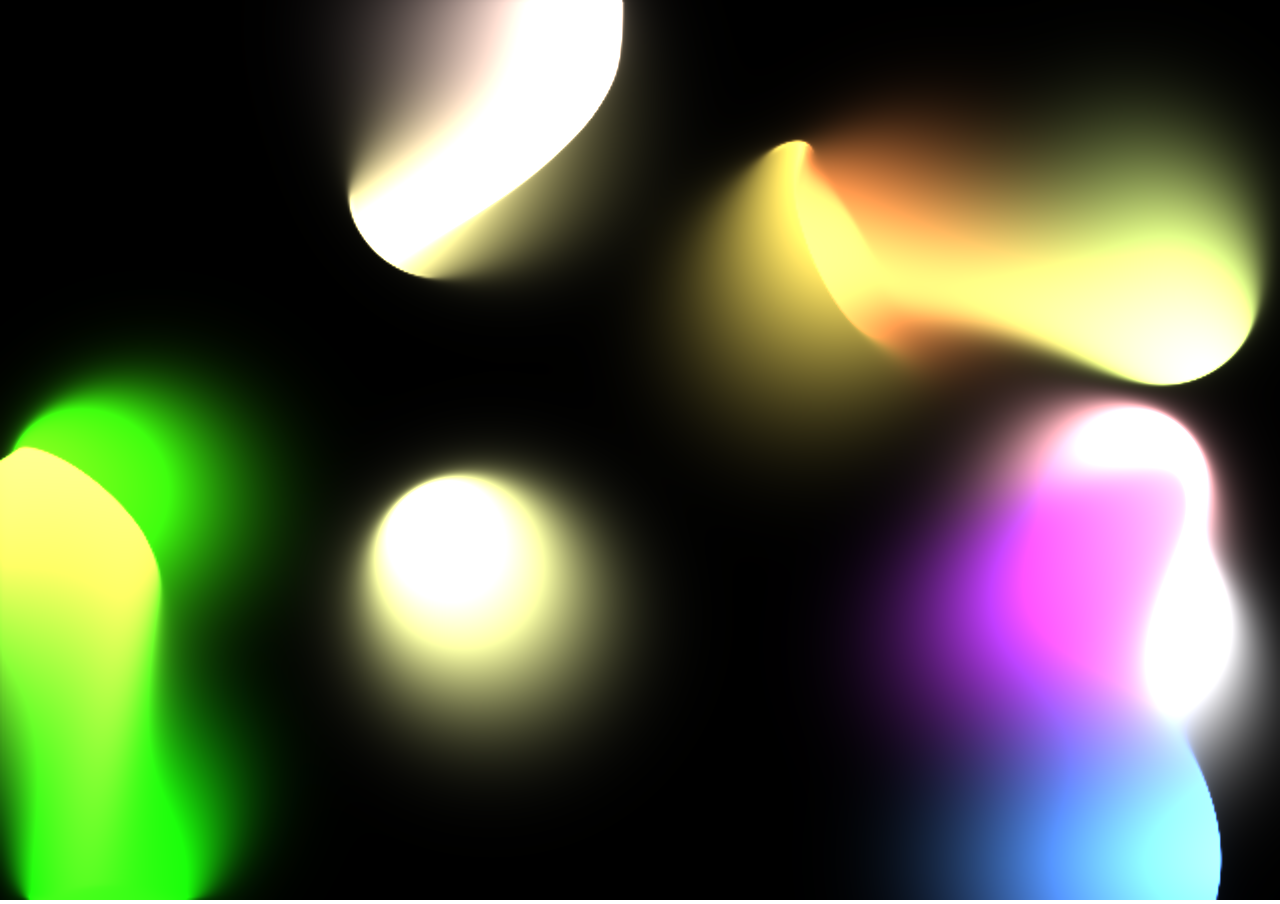
<file: smoothfluid/index.html>
<!DOCTYPE html>
<html>
  <head>
    <title>Smooth Liquid</title>
    <style>
      html, body {
    overflow: hidden;
}

body {
    margin: 0;
    position: absolute;
    width: 100%;
	height: 100%;
}

canvas {
    width: 100%;
    height: 100%;
}
    </style>
  </head>
  <body>
    <canvas></canvas>
  </body>
  <script>
    'use strict';

const canvas = document.getElementsByTagName('canvas')[0];
canvas.width = canvas.clientWidth;
canvas.height = canvas.clientHeight;

let config = {
    TEXTURE_DOWNSAMPLE: 1.3,
    DENSITY_DISSIPATION: .99,
    VELOCITY_DISSIPATION: .99,
    PRESSURE_DISSIPATION: 1,
    PRESSURE_ITERATIONS: 3,
    CURL: 0,
    SPLAT_RADIUS: .01,
  
}

let pointers = [];
let splatStack = [];

const  { gl, ext } = getWebGLContext(canvas);

function getWebGLContext (canvas) {
    const params = { alpha: false, depth: false, stencil: false, antialias: false };

    let gl = canvas.getContext('webgl2', params);
    const isWebGL2 = !!gl;
    if (!isWebGL2)
        gl = canvas.getContext('webgl', params) || canvas.getContext('experimental-webgl', params);

    let halfFloat;
    let supportLinearFiltering;
    if (isWebGL2) {
        gl.getExtension('EXT_color_buffer_float');
        supportLinearFiltering = gl.getExtension('OES_texture_float_linear');
    } else {
        halfFloat = gl.getExtension('OES_texture_half_float');
        supportLinearFiltering = gl.getExtension('OES_texture_half_float_linear');
    }

    gl.clearColor(0.0, 0.0, 0.0, 1.0);

    const halfFloatTexType = isWebGL2 ? gl.HALF_FLOAT : halfFloat.HALF_FLOAT_OES;
    let formatRGBA;
    let formatRG;
    let formatR;

    if (isWebGL2)
    {
        formatRGBA = getSupportedFormat(gl, gl.RGBA16F, gl.RGBA, halfFloatTexType);
        formatRG = getSupportedFormat(gl, gl.RG16F, gl.RG, halfFloatTexType);
        formatR = getSupportedFormat(gl, gl.R16F, gl.RED, halfFloatTexType);
    }
    else
    {
        formatRGBA = getSupportedFormat(gl, gl.RGBA, gl.RGBA, halfFloatTexType);
        formatRG = getSupportedFormat(gl, gl.RGBA, gl.RGBA, halfFloatTexType);
        formatR = getSupportedFormat(gl, gl.RGBA, gl.RGBA, halfFloatTexType);
    }

    return {
        gl,
        ext: {
            formatRGBA,
            formatRG,
            formatR,
            halfFloatTexType,
            supportLinearFiltering
        }
    };
}

function getSupportedFormat (gl, internalFormat, format, type)
{
    if (!supportRenderTextureFormat(gl, internalFormat, format, type))
    {
        switch (internalFormat)
        {
            case gl.R16F:
                return getSupportedFormat(gl, gl.RG16F, gl.RG, type);
            case gl.RG16F:
                return getSupportedFormat(gl, gl.RGBA16F, gl.RGBA, type);
            default:
                return null;
        }
    }

    return {
        internalFormat,
        format
    }
}

function supportRenderTextureFormat (gl, internalFormat, format, type) {
    let texture = gl.createTexture();
    gl.bindTexture(gl.TEXTURE_2D, texture);
    gl.texParameteri(gl.TEXTURE_2D, gl.TEXTURE_MIN_FILTER, gl.NEAREST);
    gl.texParameteri(gl.TEXTURE_2D, gl.TEXTURE_MAG_FILTER, gl.NEAREST);
    gl.texParameteri(gl.TEXTURE_2D, gl.TEXTURE_WRAP_S, gl.CLAMP_TO_EDGE);
    gl.texParameteri(gl.TEXTURE_2D, gl.TEXTURE_WRAP_T, gl.CLAMP_TO_EDGE);
    gl.texImage2D(gl.TEXTURE_2D, 0, internalFormat, 4, 4, 0, format, type, null);

    let fbo = gl.createFramebuffer();
    gl.bindFramebuffer(gl.FRAMEBUFFER, fbo);
    gl.framebufferTexture2D(gl.FRAMEBUFFER, gl.COLOR_ATTACHMENT0, gl.TEXTURE_2D, texture, 0);

    const status = gl.checkFramebufferStatus(gl.FRAMEBUFFER);
    if (status != gl.FRAMEBUFFER_COMPLETE)
        return false;
    return true;
}

function pointerPrototype () {
    this.id = -1;
    this.x = 0;
    this.y = 0;
    this.dx = 0;
    this.dy = 0;
    this.down = false;
    this.moved = false;
    this.color = [30, 0, 300];
}

pointers.push(new pointerPrototype());

class GLProgram {
    constructor (vertexShader, fragmentShader) {
        this.uniforms = {};
        this.program = gl.createProgram();

        gl.attachShader(this.program, vertexShader);
        gl.attachShader(this.program, fragmentShader);
        gl.linkProgram(this.program);

        if (!gl.getProgramParameter(this.program, gl.LINK_STATUS))
            throw gl.getProgramInfoLog(this.program);

        const uniformCount = gl.getProgramParameter(this.program, gl.ACTIVE_UNIFORMS);
        for (let i = 0; i < uniformCount; i++) {
            const uniformName = gl.getActiveUniform(this.program, i).name;
            this.uniforms[uniformName] = gl.getUniformLocation(this.program, uniformName);
        }
    }

    bind () {
        gl.useProgram(this.program);
    }
}

function compileShader (type, source) {
    const shader = gl.createShader(type);
    gl.shaderSource(shader, source);
    gl.compileShader(shader);

    if (!gl.getShaderParameter(shader, gl.COMPILE_STATUS))
        throw gl.getShaderInfoLog(shader);

    return shader;
};

const baseVertexShader = compileShader(gl.VERTEX_SHADER, `
    precision highp float;
    precision mediump sampler2D;

    attribute vec2 aPosition;
    varying vec2 vUv;
    varying vec2 vL;
    varying vec2 vR;
    varying vec2 vT;
    varying vec2 vB;
    uniform vec2 texelSize;

    void main () {
        vUv = aPosition * 0.5 + 0.5;
        vL = vUv - vec2(texelSize.x, 0.0);
        vR = vUv + vec2(texelSize.x, 0.0);
        vT = vUv + vec2(0.0, texelSize.y);
        vB = vUv - vec2(0.0, texelSize.y);
        gl_Position = vec4(aPosition, 0.0, 1.0);
    }
`);

const clearShader = compileShader(gl.FRAGMENT_SHADER, `
    precision highp float;
    precision mediump sampler2D;

    varying vec2 vUv;
    uniform sampler2D uTexture;
    uniform float value;

    void main () {
        gl_FragColor = value * texture2D(uTexture, vUv);
    }
`);

const displayShader = compileShader(gl.FRAGMENT_SHADER, `
    precision highp float;
    precision mediump sampler2D;

    varying vec2 vUv;
    uniform sampler2D uTexture;

    void main () {
        gl_FragColor = texture2D(uTexture, vUv);
    }
`);

const splatShader = compileShader(gl.FRAGMENT_SHADER, `
    precision highp float;
    precision mediump sampler2D;

    varying vec2 vUv;
    uniform sampler2D uTarget;
    uniform float aspectRatio;
    uniform vec3 color;
    uniform vec2 point;
    uniform float radius;

    void main () {
        vec2 p = vUv - point.xy;
        p.x *= aspectRatio;
        vec3 splat = exp(-dot(p, p) / radius) * color;
        vec3 base = texture2D(uTarget, vUv).xyz;
        gl_FragColor = vec4(base + splat, 1.0);
    }
`);

const advectionManualFilteringShader = compileShader(gl.FRAGMENT_SHADER, `
    precision highp float;
    precision mediump sampler2D;

    varying vec2 vUv;
    uniform sampler2D uVelocity;
    uniform sampler2D uSource;
    uniform vec2 texelSize;
    uniform float dt;
    uniform float dissipation;

    vec4 bilerp (in sampler2D sam, in vec2 p) {
        vec4 st;
        st.xy = floor(p - 0.5) + 0.5;
        st.zw = st.xy + 1.0;
        vec4 uv = st * texelSize.xyxy;
        vec4 a = texture2D(sam, uv.xy);
        vec4 b = texture2D(sam, uv.zy);
        vec4 c = texture2D(sam, uv.xw);
        vec4 d = texture2D(sam, uv.zw);
        vec2 f = p - st.xy;
        return mix(mix(a, b, f.x), mix(c, d, f.x), f.y);
    }

    void main () {
        vec2 coord = gl_FragCoord.xy - dt * texture2D(uVelocity, vUv).xy;
        gl_FragColor = dissipation * bilerp(uSource, coord);
        gl_FragColor.a = 1.0;
    }
`);

const advectionShader = compileShader(gl.FRAGMENT_SHADER, `
    precision highp float;
    precision mediump sampler2D;

    varying vec2 vUv;
    uniform sampler2D uVelocity;
    uniform sampler2D uSource;
    uniform vec2 texelSize;
    uniform float dt;
    uniform float dissipation;

    void main () {
        vec2 coord = vUv - dt * texture2D(uVelocity, vUv).xy * texelSize;
        gl_FragColor = dissipation * texture2D(uSource, coord);
        gl_FragColor.a = 1.0;
    }
`);

const divergenceShader = compileShader(gl.FRAGMENT_SHADER, `
    precision highp float;
    precision mediump sampler2D;

    varying vec2 vUv;
    varying vec2 vL;
    varying vec2 vR;
    varying vec2 vT;
    varying vec2 vB;
    uniform sampler2D uVelocity;

    vec2 sampleVelocity (in vec2 uv) {
        vec2 multiplier = vec2(1.0, 1.0);
        if (uv.x < 0.0) { uv.x = 0.0; multiplier.x = -1.0; }
        if (uv.x > 1.0) { uv.x = 1.0; multiplier.x = -1.0; }
        if (uv.y < 0.0) { uv.y = 0.0; multiplier.y = -1.0; }
        if (uv.y > 1.0) { uv.y = 1.0; multiplier.y = -1.0; }
        return multiplier * texture2D(uVelocity, uv).xy;
    }

    void main () {
        float L = sampleVelocity(vL).x;
        float R = sampleVelocity(vR).x;
        float T = sampleVelocity(vT).y;
        float B = sampleVelocity(vB).y;
        float div = 0.5 * (R - L + T - B);
        gl_FragColor = vec4(div, 0.0, 0.0, 1.0);
    }
`);

const curlShader = compileShader(gl.FRAGMENT_SHADER, `
    precision highp float;
    precision mediump sampler2D;

    varying vec2 vUv;
    varying vec2 vL;
    varying vec2 vR;
    varying vec2 vT;
    varying vec2 vB;
    uniform sampler2D uVelocity;

    void main () {
        float L = texture2D(uVelocity, vL).y;
        float R = texture2D(uVelocity, vR).y;
        float T = texture2D(uVelocity, vT).x;
        float B = texture2D(uVelocity, vB).x;
        float vorticity = R - L - T + B;
        gl_FragColor = vec4(vorticity, 0.0, 0.0, 1.0);
    }
`);

const vorticityShader = compileShader(gl.FRAGMENT_SHADER, `
    precision highp float;
    precision mediump sampler2D;

    varying vec2 vUv;
    varying vec2 vT;
    varying vec2 vB;
    uniform sampler2D uVelocity;
    uniform sampler2D uCurl;
    uniform float curl;
    uniform float dt;

    void main () {
        float T = texture2D(uCurl, vT).x;
        float B = texture2D(uCurl, vB).x;
        float C = texture2D(uCurl, vUv).x;
        vec2 force = vec2(abs(T) - abs(B), 0.0);
        force *= 1.0 / length(force + 0.00001) * curl * C;
        vec2 vel = texture2D(uVelocity, vUv).xy;
        gl_FragColor = vec4(vel + force * dt, 0.0, 1.0);
    }
`);

const pressureShader = compileShader(gl.FRAGMENT_SHADER, `
    precision highp float;
    precision mediump sampler2D;

    varying vec2 vUv;
    varying vec2 vL;
    varying vec2 vR;
    varying vec2 vT;
    varying vec2 vB;
    uniform sampler2D uPressure;
    uniform sampler2D uDivergence;

    vec2 boundary (in vec2 uv) {
        uv = min(max(uv, 0.0), 1.0);
        return uv;
    }

    void main () {
        float L = texture2D(uPressure, boundary(vL)).x;
        float R = texture2D(uPressure, boundary(vR)).x;
        float T = texture2D(uPressure, boundary(vT)).x;
        float B = texture2D(uPressure, boundary(vB)).x;
        float C = texture2D(uPressure, vUv).x;
        float divergence = texture2D(uDivergence, vUv).x;
        float pressure = (L + R + B + T - divergence) * 0.25;
        gl_FragColor = vec4(pressure, 0.0, 0.0, 1.0);
    }
`);

const gradientSubtractShader = compileShader(gl.FRAGMENT_SHADER, `
    precision highp float;
    precision mediump sampler2D;

    varying vec2 vUv;
    varying vec2 vL;
    varying vec2 vR;
    varying vec2 vT;
    varying vec2 vB;
    uniform sampler2D uPressure;
    uniform sampler2D uVelocity;

    vec2 boundary (in vec2 uv) {
        uv = min(max(uv, 0.0), 1.0);
        return uv;
    }

    void main () {
        float L = texture2D(uPressure, boundary(vL)).x;
        float R = texture2D(uPressure, boundary(vR)).x;
        float T = texture2D(uPressure, boundary(vT)).x;
        float B = texture2D(uPressure, boundary(vB)).x;
        vec2 velocity = texture2D(uVelocity, vUv).xy;
        velocity.xy -= vec2(R - L, T - B);
        gl_FragColor = vec4(velocity, 0.0, 1.0);
    }
`);

let textureWidth;
let textureHeight;
let density;
let velocity;
let divergence;
let curl;
let pressure;
initFramebuffers();

const clearProgram = new GLProgram(baseVertexShader, clearShader);
const displayProgram = new GLProgram(baseVertexShader, displayShader);
const splatProgram = new GLProgram(baseVertexShader, splatShader);
const advectionProgram = new GLProgram(baseVertexShader, ext.supportLinearFiltering ? advectionShader : advectionManualFilteringShader);
const divergenceProgram = new GLProgram(baseVertexShader, divergenceShader);
const curlProgram = new GLProgram(baseVertexShader, curlShader);
const vorticityProgram = new GLProgram(baseVertexShader, vorticityShader);
const pressureProgram = new GLProgram(baseVertexShader, pressureShader);
const gradienSubtractProgram = new GLProgram(baseVertexShader, gradientSubtractShader);

function initFramebuffers () {
    textureWidth = gl.drawingBufferWidth >> config.TEXTURE_DOWNSAMPLE;
    textureHeight = gl.drawingBufferHeight >> config.TEXTURE_DOWNSAMPLE;

    const texType = ext.halfFloatTexType;
    const rgba = ext.formatRGBA;
    const rg   = ext.formatRG;
    const r    = ext.formatR;

    density    = createDoubleFBO(2, textureWidth, textureHeight, rgba.internalFormat, rgba.format, texType, ext.supportLinearFiltering ? gl.LINEAR : gl.NEAREST);
    velocity   = createDoubleFBO(0, textureWidth, textureHeight, rg.internalFormat, rg.format, texType, ext.supportLinearFiltering ? gl.LINEAR : gl.NEAREST);
    divergence = createFBO      (4, textureWidth, textureHeight, r.internalFormat, r.format, texType, gl.NEAREST);
    curl       = createFBO      (5, textureWidth, textureHeight, r.internalFormat, r.format, texType, gl.NEAREST);
    pressure   = createDoubleFBO(6, textureWidth, textureHeight, r.internalFormat, r.format, texType, gl.NEAREST);
}

function createFBO (texId, w, h, internalFormat, format, type, param) {
    gl.activeTexture(gl.TEXTURE0 + texId);
    let texture = gl.createTexture();
    gl.bindTexture(gl.TEXTURE_2D, texture);
    gl.texParameteri(gl.TEXTURE_2D, gl.TEXTURE_MIN_FILTER, param);
    gl.texParameteri(gl.TEXTURE_2D, gl.TEXTURE_MAG_FILTER, param);
    gl.texParameteri(gl.TEXTURE_2D, gl.TEXTURE_WRAP_S, gl.CLAMP_TO_EDGE);
    gl.texParameteri(gl.TEXTURE_2D, gl.TEXTURE_WRAP_T, gl.CLAMP_TO_EDGE);
    gl.texImage2D(gl.TEXTURE_2D, 0, internalFormat, w, h, 0, format, type, null);

    let fbo = gl.createFramebuffer();
    gl.bindFramebuffer(gl.FRAMEBUFFER, fbo);
    gl.framebufferTexture2D(gl.FRAMEBUFFER, gl.COLOR_ATTACHMENT0, gl.TEXTURE_2D, texture, 0);
    gl.viewport(0, 0, w, h);
    gl.clear(gl.COLOR_BUFFER_BIT);

    return [texture, fbo, texId];
}

function createDoubleFBO (texId, w, h, internalFormat, format, type, param) {
    let fbo1 = createFBO(texId    , w, h, internalFormat, format, type, param);
    let fbo2 = createFBO(texId + 1, w, h, internalFormat, format, type, param);

    return {
        get read () {
            return fbo1;
        },
        get write () {
            return fbo2;
        },
        swap () {
            let temp = fbo1;
            fbo1 = fbo2;
            fbo2 = temp;
        }
    }
}

const blit = (() => {
    gl.bindBuffer(gl.ARRAY_BUFFER, gl.createBuffer());
    gl.bufferData(gl.ARRAY_BUFFER, new Float32Array([-1, -1, -1, 1, 1, 1, 1, -1]), gl.STATIC_DRAW);
    gl.bindBuffer(gl.ELEMENT_ARRAY_BUFFER, gl.createBuffer());
    gl.bufferData(gl.ELEMENT_ARRAY_BUFFER, new Uint16Array([0, 1, 2, 0, 2, 3]), gl.STATIC_DRAW);
    gl.vertexAttribPointer(0, 2, gl.FLOAT, false, 0, 0);
    gl.enableVertexAttribArray(0);

    return (destination) => {
        gl.bindFramebuffer(gl.FRAMEBUFFER, destination);
        gl.drawElements(gl.TRIANGLES, 6, gl.UNSIGNED_SHORT, 0);
    }
})();

let lastTime = Date.now();
multipleSplats(parseInt(Math.random() * 20) + 5);
update();

function update () {
    resizeCanvas();

    const dt = Math.min((Date.now() - lastTime) / 1000, 0.016);
    lastTime = Date.now();

    gl.viewport(0, 0, textureWidth, textureHeight);

    if (splatStack.length > 0)
        multipleSplats(splatStack.pop());

    advectionProgram.bind();
    gl.uniform2f(advectionProgram.uniforms.texelSize, 1.0 / textureWidth, 1.0 / textureHeight);
    gl.uniform1i(advectionProgram.uniforms.uVelocity, velocity.read[2]);
    gl.uniform1i(advectionProgram.uniforms.uSource, velocity.read[2]);
    gl.uniform1f(advectionProgram.uniforms.dt, dt);
    gl.uniform1f(advectionProgram.uniforms.dissipation, config.VELOCITY_DISSIPATION);
    blit(velocity.write[1]);
    velocity.swap();

    gl.uniform1i(advectionProgram.uniforms.uVelocity, velocity.read[2]);
    gl.uniform1i(advectionProgram.uniforms.uSource, density.read[2]);
    gl.uniform1f(advectionProgram.uniforms.dissipation, config.DENSITY_DISSIPATION);
    blit(density.write[1]);
    density.swap();

    for (let i = 0; i < pointers.length; i++) {
        const pointer = pointers[i];
        if (pointer.moved) {
            splat(pointer.x, pointer.y, pointer.dx, pointer.dy, pointer.color);
            pointer.moved = false;
        }
    }

    curlProgram.bind();
    gl.uniform2f(curlProgram.uniforms.texelSize, 1.0 / textureWidth, 1.0 / textureHeight);
    gl.uniform1i(curlProgram.uniforms.uVelocity, velocity.read[2]);
    blit(curl[1]);

    vorticityProgram.bind();
    gl.uniform2f(vorticityProgram.uniforms.texelSize, 1.0 / textureWidth, 1.0 / textureHeight);
    gl.uniform1i(vorticityProgram.uniforms.uVelocity, velocity.read[2]);
    gl.uniform1i(vorticityProgram.uniforms.uCurl, curl[2]);
    gl.uniform1f(vorticityProgram.uniforms.curl, config.CURL);
    gl.uniform1f(vorticityProgram.uniforms.dt, dt);
    blit(velocity.write[1]);
    velocity.swap();

    divergenceProgram.bind();
    gl.uniform2f(divergenceProgram.uniforms.texelSize, 1.0 / textureWidth, 1.0 / textureHeight);
    gl.uniform1i(divergenceProgram.uniforms.uVelocity, velocity.read[2]);
    blit(divergence[1]);

    clearProgram.bind();
    let pressureTexId = pressure.read[2];
    gl.activeTexture(gl.TEXTURE0 + pressureTexId);
    gl.bindTexture(gl.TEXTURE_2D, pressure.read[0]);
    gl.uniform1i(clearProgram.uniforms.uTexture, pressureTexId);
    gl.uniform1f(clearProgram.uniforms.value, config.PRESSURE_DISSIPATION);
    blit(pressure.write[1]);
    pressure.swap();

    pressureProgram.bind();
    gl.uniform2f(pressureProgram.uniforms.texelSize, 1.0 / textureWidth, 1.0 / textureHeight);
    gl.uniform1i(pressureProgram.uniforms.uDivergence, divergence[2]);
    pressureTexId = pressure.read[2];
    gl.uniform1i(pressureProgram.uniforms.uPressure, pressureTexId);
    gl.activeTexture(gl.TEXTURE0 + pressureTexId);
    for (let i = 0; i < config.PRESSURE_ITERATIONS; i++) {
        gl.bindTexture(gl.TEXTURE_2D, pressure.read[0]);
        blit(pressure.write[1]);
        pressure.swap();
    }

    gradienSubtractProgram.bind();
    gl.uniform2f(gradienSubtractProgram.uniforms.texelSize, 1.0 / textureWidth, 1.0 / textureHeight);
    gl.uniform1i(gradienSubtractProgram.uniforms.uPressure, pressure.read[2]);
    gl.uniform1i(gradienSubtractProgram.uniforms.uVelocity, velocity.read[2]);
    blit(velocity.write[1]);
    velocity.swap();

    gl.viewport(0, 0, gl.drawingBufferWidth, gl.drawingBufferHeight);
    displayProgram.bind();
    gl.uniform1i(displayProgram.uniforms.uTexture, density.read[2]);
    blit(null);

    requestAnimationFrame(update);
}

function splat (x, y, dx, dy, color) {
    splatProgram.bind();
    gl.uniform1i(splatProgram.uniforms.uTarget, velocity.read[2]);
    gl.uniform1f(splatProgram.uniforms.aspectRatio, canvas.width / canvas.height);
    gl.uniform2f(splatProgram.uniforms.point, x / canvas.width, 1.0 - y / canvas.height);
    gl.uniform3f(splatProgram.uniforms.color, dx, -dy, 1.0);
    gl.uniform1f(splatProgram.uniforms.radius, config.SPLAT_RADIUS);
    blit(velocity.write[1]);
    velocity.swap();

    gl.uniform1i(splatProgram.uniforms.uTarget, density.read[2]);
    gl.uniform3f(splatProgram.uniforms.color, color[0] * 0.3, color[1] * 0.3, color[2] * 0.3);
    blit(density.write[1]);
    density.swap();
}

function multipleSplats (amount) {
    for (let i = 0; i < amount; i++) {
        const color = [Math.random() * 10, Math.random() * 10, Math.random() * 10];
        const x = canvas.width * Math.random();
        const y = canvas.height * Math.random();
        const dx = 1000 * (Math.random() - 0.5);
        const dy = 1000 * (Math.random() - 0.5);
        splat(x, y, dx, dy, color);
    }
}

function resizeCanvas () {
    if (canvas.width != canvas.clientWidth || canvas.height != canvas.clientHeight) {
        canvas.width = canvas.clientWidth;
        canvas.height = canvas.clientHeight;
        initFramebuffers();
    }
}

canvas.addEventListener('mousemove', (e) => {
    pointers[0].moved = pointers[0].down;
    pointers[0].dx = (e.offsetX - pointers[0].x) * 10.0;
    pointers[0].dy = (e.offsetY - pointers[0].y) * 10.0;
    pointers[0].x = e.offsetX;
    pointers[0].y = e.offsetY;
});

canvas.addEventListener('touchmove', (e) => {
    e.preventDefault();
    const touches = e.targetTouches;
    for (let i = 0; i < touches.length; i++) {
        let pointer = pointers[i];
        pointer.moved = pointer.down;
        pointer.dx = (touches[i].pageX - pointer.x) * 10.0;
        pointer.dy = (touches[i].pageY - pointer.y) * 10.0;
        pointer.x = touches[i].pageX;
        pointer.y = touches[i].pageY;
    }
}, false);

canvas.addEventListener('mousedown', () => {
    pointers[0].down = true;
    pointers[0].color = [Math.random() + 0.2, Math.random() + 0.2, Math.random() + 0.2];
});

canvas.addEventListener('touchstart', (e) => {
    e.preventDefault();
    const touches = e.targetTouches;
    for (let i = 0; i < touches.length; i++) {
        if (i >= pointers.length)
            pointers.push(new pointerPrototype());

        pointers[i].id = touches[i].identifier;
        pointers[i].down = true;
        pointers[i].x = touches[i].pageX;
        pointers[i].y = touches[i].pageY;
        pointers[i].color = [Math.random() + 0.2, Math.random() + 0.2, Math.random() + 0.2];
    }
});

window.addEventListener('mouseup', () => {
    pointers[0].down = false;
});

window.addEventListener('touchend', (e) => {
    const touches = e.changedTouches;
    for (let i = 0; i < touches.length; i++)
        for (let j = 0; j < pointers.length; j++)
            if (touches[i].identifier == pointers[j].id)
                pointers[j].down = false;
});
  </script>
</html>
</file>
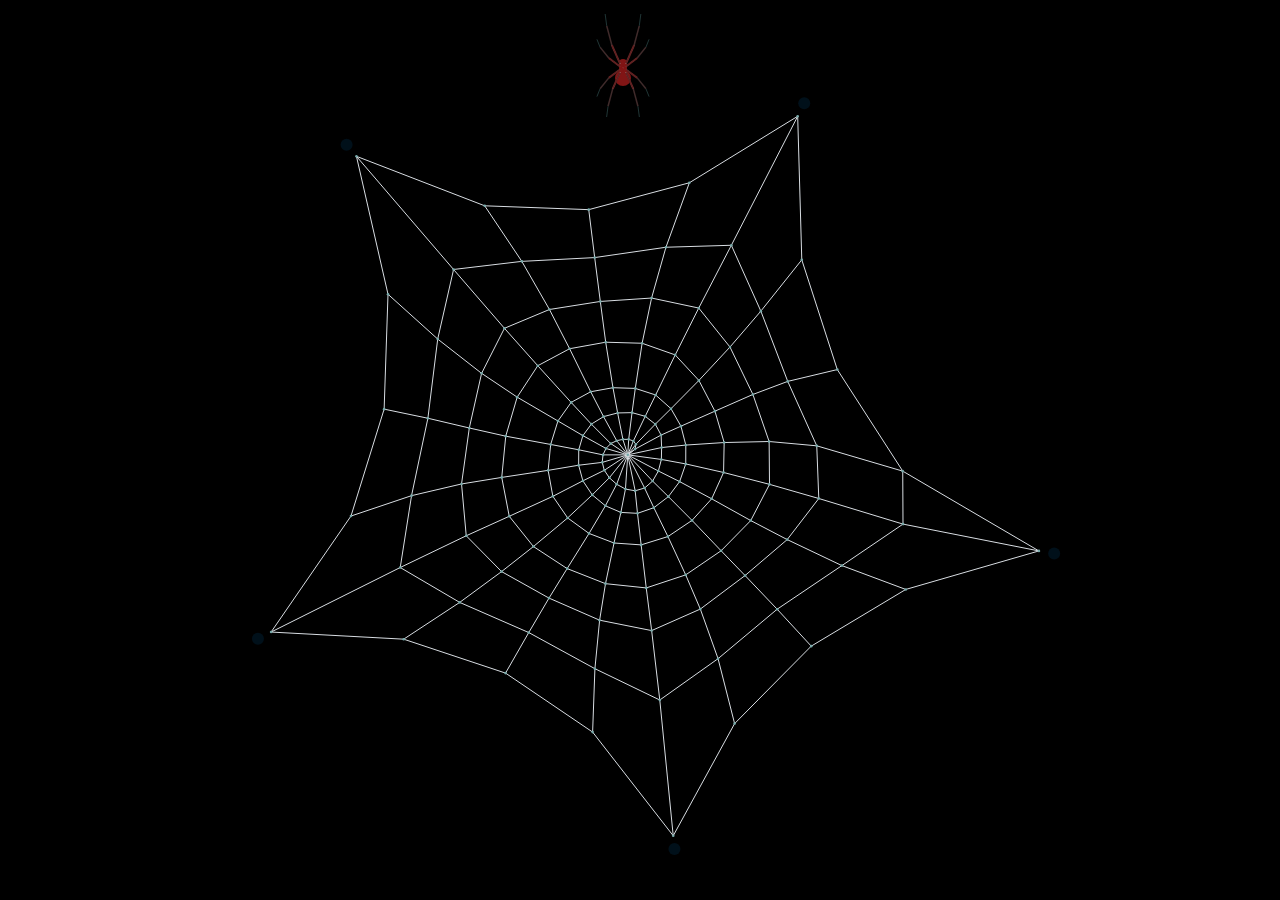
<file: spider/index.html>
<!DOCTYPE html>
<html>
  <head>
    <title>Spider</title>
	  <style>
		  body {
  background-color: black;
}
	  </style>
  </head>
  <body>
    <canvas id="web"></canvas>
  </body>
  <script>
    !function(e,t,n){function i(n,s){if(!t[n]){if(!e[n]){var o=typeof require=="function"&&require;if(!s&&o)return o(n,!0);if(r)return r(n,!0);throw new Error("Cannot find module '"+n+"'")}var u=t[n]={exports:{}};e[n][0].call(u.exports,function(t){var r=e[n][1][t];return i(r?r:t)},u,u.exports)}return t[n].exports}var r=typeof require=="function"&&require;for(var s=0;s<n.length;s++)i(n[s]);return i}({1:[function(require,module,exports){var VerletJS=require("./verlet");var constraint=require("./constraint");require("./objects");window.Vec2=require("./vec2");window.VerletJS=VerletJS;window.Particle=VerletJS.Particle;window.DistanceConstraint=constraint.DistanceConstraint;window.PinConstraint=constraint.PinConstraint;window.AngleConstraint=constraint.AngleConstraint},{"./verlet":2,"./constraint":3,"./objects":4,"./vec2":5}],3:[function(require,module,exports){exports.DistanceConstraint=DistanceConstraint;exports.PinConstraint=PinConstraint;exports.AngleConstraint=AngleConstraint;function DistanceConstraint(a,b,stiffness,distance){this.a=a;this.b=b;this.distance=typeof distance!="undefined"?distance:a.pos.sub(b.pos).length();this.stiffness=stiffness}DistanceConstraint.prototype.relax=function(stepCoef){var normal=this.a.pos.sub(this.b.pos);var m=normal.length2();normal.mutableScale((this.distance*this.distance-m)/m*this.stiffness*stepCoef);this.a.pos.mutableAdd(normal);this.b.pos.mutableSub(normal)};DistanceConstraint.prototype.draw=function(ctx){ctx.beginPath();ctx.moveTo(this.a.pos.x,this.a.pos.y);ctx.lineTo(this.b.pos.x,this.b.pos.y);ctx.strokeStyle="#d8dde2";ctx.stroke()};function PinConstraint(a,pos){this.a=a;this.pos=(new Vec2).mutableSet(pos)}PinConstraint.prototype.relax=function(stepCoef){this.a.pos.mutableSet(this.pos)};PinConstraint.prototype.draw=function(ctx){ctx.beginPath();ctx.arc(this.pos.x,this.pos.y,6,0,2*Math.PI);ctx.fillStyle="rgba(0,153,255,0.1)";ctx.fill()};function AngleConstraint(a,b,c,stiffness){this.a=a;this.b=b;this.c=c;this.angle=this.b.pos.angle2(this.a.pos,this.c.pos);this.stiffness=stiffness}AngleConstraint.prototype.relax=function(stepCoef){var angle=this.b.pos.angle2(this.a.pos,this.c.pos);var diff=angle-this.angle;if(diff<=-Math.PI)diff+=2*Math.PI;else if(diff>=Math.PI)diff-=2*Math.PI;diff*=stepCoef*this.stiffness;this.a.pos=this.a.pos.rotate(this.b.pos,diff);this.c.pos=this.c.pos.rotate(this.b.pos,-diff);this.b.pos=this.b.pos.rotate(this.a.pos,diff);this.b.pos=this.b.pos.rotate(this.c.pos,-diff)};AngleConstraint.prototype.draw=function(ctx){ctx.beginPath();ctx.moveTo(this.a.pos.x,this.a.pos.y);ctx.lineTo(this.b.pos.x,this.b.pos.y);ctx.lineTo(this.c.pos.x,this.c.pos.y);var tmp=ctx.lineWidth;ctx.lineWidth=5;ctx.strokeStyle="rgba(255,255,0,0.2)";ctx.stroke();ctx.lineWidth=tmp}},{}],5:[function(require,module,exports){module.exports=Vec2;function Vec2(x,y){this.x=x||0;this.y=y||0}Vec2.prototype.add=function(v){return new Vec2(this.x+v.x,this.y+v.y)};Vec2.prototype.sub=function(v){return new Vec2(this.x-v.x,this.y-v.y)};Vec2.prototype.mul=function(v){return new Vec2(this.x*v.x,this.y*v.y)};Vec2.prototype.div=function(v){return new Vec2(this.x/v.x,this.y/v.y)};Vec2.prototype.scale=function(coef){return new Vec2(this.x*coef,this.y*coef)};Vec2.prototype.mutableSet=function(v){this.x=v.x;this.y=v.y;return this};Vec2.prototype.mutableAdd=function(v){this.x+=v.x;this.y+=v.y;return this};Vec2.prototype.mutableSub=function(v){this.x-=v.x;this.y-=v.y;return this};Vec2.prototype.mutableMul=function(v){this.x*=v.x;this.y*=v.y;return this};Vec2.prototype.mutableDiv=function(v){this.x/=v.x;this.y/=v.y;return this};Vec2.prototype.mutableScale=function(coef){this.x*=coef;this.y*=coef;return this};Vec2.prototype.equals=function(v){return this.x==v.x&&this.y==v.y};Vec2.prototype.epsilonEquals=function(v,epsilon){return Math.abs(this.x-v.x)<=epsilon&&Math.abs(this.y-v.y)<=epsilon};Vec2.prototype.length=function(v){return Math.sqrt(this.x*this.x+this.y*this.y)};Vec2.prototype.length2=function(v){return this.x*this.x+this.y*this.y};Vec2.prototype.dist=function(v){return Math.sqrt(this.dist2(v))};Vec2.prototype.dist2=function(v){var x=v.x-this.x;var y=v.y-this.y;return x*x+y*y};Vec2.prototype.normal=function(){var m=Math.sqrt(this.x*this.x+this.y*this.y);return new Vec2(this.x/m,this.y/m)};Vec2.prototype.dot=function(v){return this.x*v.x+this.y*v.y};Vec2.prototype.angle=function(v){return Math.atan2(this.x*v.y-this.y*v.x,this.x*v.x+this.y*v.y)};Vec2.prototype.angle2=function(vLeft,vRight){return vLeft.sub(this).angle(vRight.sub(this))};Vec2.prototype.rotate=function(origin,theta){var x=this.x-origin.x;var y=this.y-origin.y;return new Vec2(x*Math.cos(theta)-y*Math.sin(theta)+origin.x,x*Math.sin(theta)+y*Math.cos(theta)+origin.y)};Vec2.prototype.toString=function(){return"("+this.x+", "+this.y+")"};function test_Vec2(){var assert=function(label,expression){console.log("Vec2("+label+"): "+(expression==true?"PASS":"FAIL"));if(expression!=true)throw"assertion failed"};assert("equality",new Vec2(5,3).equals(new Vec2(5,3)));assert("epsilon equality",new Vec2(1,2).epsilonEquals(new Vec2(1.01,2.02),.03));assert("epsilon non-equality",!new Vec2(1,2).epsilonEquals(new Vec2(1.01,2.02),.01));assert("addition",new Vec2(1,1).add(new Vec2(2,3)).equals(new Vec2(3,4)));assert("subtraction",new Vec2(4,3).sub(new Vec2(2,1)).equals(new Vec2(2,2)));assert("multiply",new Vec2(2,4).mul(new Vec2(2,1)).equals(new Vec2(4,4)));assert("divide",new Vec2(4,2).div(new Vec2(2,2)).equals(new Vec2(2,1)));assert("scale",new Vec2(4,3).scale(2).equals(new Vec2(8,6)));assert("mutable set",new Vec2(1,1).mutableSet(new Vec2(2,3)).equals(new Vec2(2,3)));assert("mutable addition",new Vec2(1,1).mutableAdd(new Vec2(2,3)).equals(new Vec2(3,4)));assert("mutable subtraction",new Vec2(4,3).mutableSub(new Vec2(2,1)).equals(new Vec2(2,2)));assert("mutable multiply",new Vec2(2,4).mutableMul(new Vec2(2,1)).equals(new Vec2(4,4)));assert("mutable divide",new Vec2(4,2).mutableDiv(new Vec2(2,2)).equals(new Vec2(2,1)));assert("mutable scale",new Vec2(4,3).mutableScale(2).equals(new Vec2(8,6)));assert("length",Math.abs(new Vec2(4,4).length()-5.65685)<=1e-5);assert("length2",new Vec2(2,4).length2()==20);assert("dist",Math.abs(new Vec2(2,4).dist(new Vec2(3,5))-1.4142135)<=1e-6);assert("dist2",new Vec2(2,4).dist2(new Vec2(3,5))==2);var normal=new Vec2(2,4).normal();assert("normal",Math.abs(normal.length()-1)<=1e-5&&normal.epsilonEquals(new Vec2(.4472,.89443),1e-4));assert("dot",new Vec2(2,3).dot(new Vec2(4,1))==11);assert("angle",new Vec2(0,-1).angle(new Vec2(1,0))*(180/Math.PI)==90);assert("angle2",new Vec2(1,1).angle2(new Vec2(1,0),new Vec2(2,1))*(180/Math.PI)==90);assert("rotate",new Vec2(2,0).rotate(new Vec2(1,0),Math.PI/2).equals(new Vec2(1,1)));assert("toString",new Vec2(2,4)=="(2, 4)")}},{}],4:[function(require,module,exports){var VerletJS=require("./verlet");var Particle=VerletJS.Particle;var constraints=require("./constraint");var DistanceConstraint=constraints.DistanceConstraint;VerletJS.prototype.point=function(pos){var composite=new this.Composite;composite.particles.push(new Particle(pos));this.composites.push(composite);return composite};VerletJS.prototype.lineSegments=function(vertices,stiffness){var i;var composite=new this.Composite;for(i in vertices){composite.particles.push(new Particle(vertices[i]));if(i>0)composite.constraints.push(new DistanceConstraint(composite.particles[i],composite.particles[i-1],stiffness))}this.composites.push(composite);return composite};VerletJS.prototype.cloth=function(origin,width,height,segments,pinMod,stiffness){var composite=new this.Composite;var xStride=width/segments;var yStride=height/segments;var x,y;for(y=0;y<segments;++y){for(x=0;x<segments;++x){var px=origin.x+x*xStride-width/2+xStride/2;var py=origin.y+y*yStride-height/2+yStride/2;composite.particles.push(new Particle(new Vec2(px,py)));if(x>0)composite.constraints.push(new DistanceConstraint(composite.particles[y*segments+x],composite.particles[y*segments+x-1],stiffness));if(y>0)composite.constraints.push(new DistanceConstraint(composite.particles[y*segments+x],composite.particles[(y-1)*segments+x],stiffness))}}for(x=0;x<segments;++x){if(x%pinMod==0)composite.pin(x)}this.composites.push(composite);return composite};VerletJS.prototype.tire=function(origin,radius,segments,spokeStiffness,treadStiffness){var stride=2*Math.PI/segments;var i;var composite=new this.Composite;for(i=0;i<segments;++i){var theta=i*stride;composite.particles.push(new Particle(new Vec2(origin.x+Math.cos(theta)*radius,origin.y+Math.sin(theta)*radius)))}var center=new Particle(origin);composite.particles.push(center);for(i=0;i<segments;++i){composite.constraints.push(new DistanceConstraint(composite.particles[i],composite.particles[(i+1)%segments],treadStiffness));composite.constraints.push(new DistanceConstraint(composite.particles[i],center,spokeStiffness));composite.constraints.push(new DistanceConstraint(composite.particles[i],composite.particles[(i+5)%segments],treadStiffness))}this.composites.push(composite);return composite}},{"./verlet":2,"./constraint":3}],2:[function(require,module,exports){window.requestAnimFrame=window.requestAnimationFrame||window.webkitRequestAnimationFrame||window.mozRequestAnimationFrame||window.oRequestAnimationFrame||window.msRequestAnimationFrame||function(callback){window.setTimeout(callback,1e3/60)};var Vec2=require("./vec2");exports=module.exports=VerletJS;exports.Particle=Particle;exports.Composite=Composite;function Particle(pos){this.pos=(new Vec2).mutableSet(pos);this.lastPos=(new Vec2).mutableSet(pos)}Particle.prototype.draw=function(ctx){ctx.beginPath();ctx.arc(this.pos.x,this.pos.y,2,0,2*Math.PI);ctx.fillStyle="#2dad8f";ctx.fill()};function VerletJS(width,height,canvas){this.width=width;this.height=height;this.canvas=canvas;this.ctx=canvas.getContext("2d");this.mouse=new Vec2(0,0);this.mouseDown=false;this.draggedEntity=null;this.selectionRadius=20;this.highlightColor="#4f545c";this.bounds=function(particle){if(particle.pos.y>this.height-1)particle.pos.y=this.height-1;if(particle.pos.x<0)particle.pos.x=0;if(particle.pos.x>this.width-1)particle.pos.x=this.width-1};var _this=this;this.canvas.oncontextmenu=function(e){e.preventDefault()};this.canvas.onmousedown=function(e){_this.mouseDown=true;var nearest=_this.nearestEntity();if(nearest){_this.draggedEntity=nearest}};this.canvas.onmouseup=function(e){_this.mouseDown=false;_this.draggedEntity=null};this.canvas.onmousemove=function(e){var rect=_this.canvas.getBoundingClientRect();_this.mouse.x=e.clientX-rect.left;_this.mouse.y=e.clientY-rect.top};this.gravity=new Vec2(0,.2);this.friction=.99;this.groundFriction=.8;this.composites=[]}VerletJS.prototype.Composite=Composite;function Composite(){this.particles=[];this.constraints=[];this.drawParticles=null;this.drawConstraints=null}Composite.prototype.pin=function(index,pos){pos=pos||this.particles[index].pos;var pc=new PinConstraint(this.particles[index],pos);this.constraints.push(pc);return pc};VerletJS.prototype.frame=function(step){var i,j,c;for(c in this.composites){for(i in this.composites[c].particles){var particles=this.composites[c].particles;var velocity=particles[i].pos.sub(particles[i].lastPos).scale(this.friction);if(particles[i].pos.y>=this.height-1&&velocity.length2()>1e-6){var m=velocity.length();velocity.x/=m;velocity.y/=m;velocity.mutableScale(m*this.groundFriction)}particles[i].lastPos.mutableSet(particles[i].pos);particles[i].pos.mutableAdd(this.gravity);particles[i].pos.mutableAdd(velocity)}}if(this.draggedEntity)this.draggedEntity.pos.mutableSet(this.mouse);var stepCoef=1/step;for(c in this.composites){var constraints=this.composites[c].constraints;for(i=0;i<step;++i)for(j in constraints)constraints[j].relax(stepCoef)}for(c in this.composites){var particles=this.composites[c].particles;for(i in particles)this.bounds(particles[i])}};VerletJS.prototype.draw=function(){var i,c;this.ctx.clearRect(0,0,this.canvas.width,this.canvas.height);for(c in this.composites){if(this.composites[c].drawConstraints){this.composites[c].drawConstraints(this.ctx,this.composites[c])}else{var constraints=this.composites[c].constraints;for(i in constraints)constraints[i].draw(this.ctx)}if(this.composites[c].drawParticles){this.composites[c].drawParticles(this.ctx,this.composites[c])}else{var particles=this.composites[c].particles;for(i in particles)particles[i].draw(this.ctx)}}var nearest=this.draggedEntity||this.nearestEntity();if(nearest){this.ctx.beginPath();this.ctx.arc(nearest.pos.x,nearest.pos.y,8,0,2*Math.PI);this.ctx.strokeStyle=this.highlightColor;this.ctx.stroke()}};VerletJS.prototype.nearestEntity=function(){var c,i;var d2Nearest=0;var entity=null;var constraintsNearest=null;for(c in this.composites){var particles=this.composites[c].particles;for(i in particles){var d2=particles[i].pos.dist2(this.mouse);if(d2<=this.selectionRadius*this.selectionRadius&&(entity==null||d2<d2Nearest)){entity=particles[i];constraintsNearest=this.composites[c].constraints;d2Nearest=d2}}}for(i in constraintsNearest)if(constraintsNearest[i]instanceof PinConstraint&&constraintsNearest[i].a==entity)entity=constraintsNearest[i];return entity}},{"./vec2":5}]},{},[1]);

function getViewport() {

 var viewPortWidth;
 var viewPortHeight;

 // the more standards compliant browsers (mozilla/netscape/opera/IE7) use window.innerWidth and window.innerHeight
 if (typeof window.innerWidth != 'undefined') {
   viewPortWidth = window.innerWidth,
   viewPortHeight = window.innerHeight
 }

// IE6 in standards compliant mode (i.e. with a valid doctype as the first line in the document)
 else if (typeof document.documentElement != 'undefined'
 && typeof document.documentElement.clientWidth !=
 'undefined' && document.documentElement.clientWidth != 0) {
    viewPortWidth = document.documentElement.clientWidth,
    viewPortHeight = document.documentElement.clientHeight
 }

 // older versions of IE
 else {
   viewPortWidth = document.getElementsByTagName('body')[0].clientWidth,
   viewPortHeight = document.getElementsByTagName('body')[0].clientHeight
 }
 return [viewPortWidth, viewPortHeight];
}

VerletJS.prototype.spider = function(origin) {
		var i;
		var legSeg1Stiffness = 0.99;
		var legSeg2Stiffness = 0.99;
		var legSeg3Stiffness = 0.99;
		var legSeg4Stiffness = 0.99;
		
		var joint1Stiffness = 1;
		var joint2Stiffness = 0.4;
		var joint3Stiffness = 0.9;
		
		var bodyStiffness = 1;
		var bodyJointStiffness = 1;
		
		var composite = new this.Composite();
		composite.legs = [];
		
		
		composite.thorax = new Particle(origin);
		composite.head = new Particle(origin.add(new Vec2(0,-5)));
		composite.abdomen = new Particle(origin.add(new Vec2(0,10)));
		
		composite.particles.push(composite.thorax);
		composite.particles.push(composite.head);
		composite.particles.push(composite.abdomen);
		
		composite.constraints.push(new DistanceConstraint(composite.head, composite.thorax, bodyStiffness));
		
		
		composite.constraints.push(new DistanceConstraint(composite.abdomen, composite.thorax, bodyStiffness));
		composite.constraints.push(new AngleConstraint(composite.abdomen, composite.thorax, composite.head, 0.4));
		
		
		// legs
		for (i=0;i<4;++i) {
			composite.particles.push(new Particle(composite.particles[0].pos.add(new Vec2(3,(i-1.5)*3))));
			composite.particles.push(new Particle(composite.particles[0].pos.add(new Vec2(-3,(i-1.5)*3))));
			
			var len = composite.particles.length;
			
			composite.constraints.push(new DistanceConstraint(composite.particles[len-2], composite.thorax, legSeg1Stiffness));
			composite.constraints.push(new DistanceConstraint(composite.particles[len-1], composite.thorax, legSeg1Stiffness));
			
			
			var lenCoef = 1;
			if (i == 1 || i == 2)
				lenCoef = 0.7;
			else if (i == 3)
				lenCoef = 0.9;
			
			composite.particles.push(new Particle(composite.particles[len-2].pos.add((new Vec2(20,(i-1.5)*30)).normal().mutableScale(20*lenCoef))));
			composite.particles.push(new Particle(composite.particles[len-1].pos.add((new Vec2(-20,(i-1.5)*30)).normal().mutableScale(20*lenCoef))));
			
			len = composite.particles.length;
			composite.constraints.push(new DistanceConstraint(composite.particles[len-4], composite.particles[len-2], legSeg2Stiffness));
			composite.constraints.push(new DistanceConstraint(composite.particles[len-3], composite.particles[len-1], legSeg2Stiffness));
			
			composite.particles.push(new Particle(composite.particles[len-2].pos.add((new Vec2(20,(i-1.5)*50)).normal().mutableScale(20*lenCoef))));
			composite.particles.push(new Particle(composite.particles[len-1].pos.add((new Vec2(-20,(i-1.5)*50)).normal().mutableScale(20*lenCoef))));
			
			len = composite.particles.length;
			composite.constraints.push(new DistanceConstraint(composite.particles[len-4], composite.particles[len-2], legSeg3Stiffness));
			composite.constraints.push(new DistanceConstraint(composite.particles[len-3], composite.particles[len-1], legSeg3Stiffness));
			
			
			var rightFoot = new Particle(composite.particles[len-2].pos.add((new Vec2(20,(i-1.5)*100)).normal().mutableScale(12*lenCoef)));
			var leftFoot = new Particle(composite.particles[len-1].pos.add((new Vec2(-20,(i-1.5)*100)).normal().mutableScale(12*lenCoef)))
			composite.particles.push(rightFoot);
			composite.particles.push(leftFoot);
			
			composite.legs.push(rightFoot);
			composite.legs.push(leftFoot);
			
			len = composite.particles.length;
			composite.constraints.push(new DistanceConstraint(composite.particles[len-4], composite.particles[len-2], legSeg4Stiffness));
			composite.constraints.push(new DistanceConstraint(composite.particles[len-3], composite.particles[len-1], legSeg4Stiffness));
			
			
			composite.constraints.push(new AngleConstraint(composite.particles[len-6], composite.particles[len-4], composite.particles[len-2], joint3Stiffness));
			composite.constraints.push(new AngleConstraint(composite.particles[len-6+1], composite.particles[len-4+1], composite.particles[len-2+1], joint3Stiffness));
			
			composite.constraints.push(new AngleConstraint(composite.particles[len-8], composite.particles[len-6], composite.particles[len-4], joint2Stiffness));
			composite.constraints.push(new AngleConstraint(composite.particles[len-8+1], composite.particles[len-6+1], composite.particles[len-4+1], joint2Stiffness));
			
			composite.constraints.push(new AngleConstraint(composite.particles[0], composite.particles[len-8], composite.particles[len-6], joint1Stiffness));
			composite.constraints.push(new AngleConstraint(composite.particles[0], composite.particles[len-8+1], composite.particles[len-6+1], joint1Stiffness));
			
			composite.constraints.push(new AngleConstraint(composite.particles[1], composite.particles[0], composite.particles[len-8], bodyJointStiffness));
			composite.constraints.push(new AngleConstraint(composite.particles[1], composite.particles[0], composite.particles[len-8+1], bodyJointStiffness));
		}
		
		this.composites.push(composite);
		return composite;
	}
	
	VerletJS.prototype.spiderweb = function(origin, radius, segments, depth) {
		var stiffness = 0.6;
		var tensor = 0.3;
		var stride = (2*Math.PI)/segments;
		var n = segments*depth;
		var radiusStride = radius/n;
		var i, c;

		var composite = new this.Composite();

		// particles
		for (i=0;i<n;++i) {
			var theta = i*stride + Math.cos(i*0.4)*0.05 + Math.cos(i*0.05)*0.2;
			var shrinkingRadius = radius - radiusStride*i + Math.cos(i*0.1)*20;
			
			var offy = Math.cos(theta*2.1)*(radius/depth)*0.2;
			composite.particles.push(new Particle(new Vec2(origin.x + Math.cos(theta)*shrinkingRadius, origin.y + Math.sin(theta)*shrinkingRadius + offy)));
		}
		
		for (i=0;i<segments;i+=4)
			composite.pin(i);

		// constraints
		for (i=0;i<n-1;++i) {
			// neighbor
			composite.constraints.push(new DistanceConstraint(composite.particles[i], composite.particles[i+1], stiffness));
			
			// span rings
			var off = i + segments;
			if (off < n-1)
				composite.constraints.push(new DistanceConstraint(composite.particles[i], composite.particles[off], stiffness));
			else
				composite.constraints.push(new DistanceConstraint(composite.particles[i], composite.particles[n-1], stiffness));
		}
		
		
		composite.constraints.push(new DistanceConstraint(composite.particles[0], composite.particles[segments-1], stiffness));
		
		for (c in composite.constraints)
			composite.constraints[c].distance *= tensor;

		this.composites.push(composite);
		return composite;
	}
	
	//+ Jonas Raoni Soares Silva
	//@ http://jsfromhell.com/array/shuffle [v1.0]
	function shuffle(o) { //v1.0
		for(var j, x, i = o.length; i; j = parseInt(Math.random() * i), x = o[--i], o[i] = o[j], o[j] = x);
		return o;
	}
	
	VerletJS.prototype.crawl = function(leg) {
		
		var stepRadius = 100;
		var minStepRadius = 35;
		
		var spiderweb = this.composites[0];
		var spider = this.composites[1];
		
		var theta = spider.particles[0].pos.angle2(spider.particles[0].pos.add(new Vec2(1,0)), spider.particles[1].pos);

		var boundry1 = (new Vec2(Math.cos(theta), Math.sin(theta)));
		var boundry2 = (new Vec2(Math.cos(theta+Math.PI/2), Math.sin(theta+Math.PI/2)));
		
		
		var flag1 = leg < 4 ? 1 : -1;
		var flag2 = leg%2 == 0 ? 1 : 0;
		
		var paths = [];
		
		var i;
		for (i in spiderweb.particles) {
			if (
				spiderweb.particles[i].pos.sub(spider.particles[0].pos).dot(boundry1)*flag1 >= 0
				&& spiderweb.particles[i].pos.sub(spider.particles[0].pos).dot(boundry2)*flag2 >= 0
			) {
				var d2 = spiderweb.particles[i].pos.dist2(spider.particles[0].pos);
				
				if (!(d2 >= minStepRadius*minStepRadius && d2 <= stepRadius*stepRadius))
					continue;

				var leftFoot = false;
				var j;
				for (j in spider.constraints) {
					var k;
					for (k=0;k<8;++k) {
						if (
							spider.constraints[j] instanceof DistanceConstraint
							&& spider.constraints[j].a == spider.legs[k]
							&& spider.constraints[j].b == spiderweb.particles[i])
						{
							leftFoot = true;
						}
					}
				}
				
				if (!leftFoot)
					paths.push(spiderweb.particles[i]);
			}
		}
		
		for (i in spider.constraints) {
			if (spider.constraints[i] instanceof DistanceConstraint && spider.constraints[i].a == spider.legs[leg]) {
				spider.constraints.splice(i, 1);
				break;
			}
		}
		
		if (paths.length > 0) {
			shuffle(paths);
			spider.constraints.push(new DistanceConstraint(spider.legs[leg], paths[0], 1, 0));
		}
	}
	
	window.onload = function() {
		var canvas = document.getElementById("web");

		// canvas dimensions
		var width = getViewport()[0] - 50;
		var height = getViewport()[1] - 50;

		// retina
		//var dpr = window.devicePixelRatio || 1;
    var dpr = 1;
		canvas.width = width*dpr;
		canvas.height = height*dpr;
		canvas.getContext("2d").scale(dpr, dpr);

		// simulation
		var sim = new VerletJS(width, height, canvas);
		
		// entities
		var spiderweb = sim.spiderweb(new Vec2(width/2,height/2), Math.min(width, height)/2, 20, 7);

		var spider = sim.spider(new Vec2(width/2,-300));    
		
		
		spiderweb.drawParticles = function(ctx, composite) {
			var i;
			for (i in composite.particles) {
				var point = composite.particles[i];
				ctx.beginPath();
				ctx.arc(point.pos.x, point.pos.y, 1.3, 0, 2*Math.PI);
				ctx.fillStyle = "#7AA"; 
        
        //"#" + Math.random().toString(16).slice(2, 8);
        
				ctx.fill();
			}
		}
			
			
		spider.drawConstraints = function(ctx, composite) {
			var i;

			ctx.beginPath();
			ctx.arc(spider.head.pos.x, spider.head.pos.y, 4, 0, 2*Math.PI);
			ctx.fillStyle = getColor(1);
			ctx.fill();
			
			ctx.beginPath();
			ctx.arc(spider.thorax.pos.x, spider.thorax.pos.y, 4, 0, 2*Math.PI);
			ctx.fill();
			
			ctx.beginPath();
			ctx.arc(spider.abdomen.pos.x, spider.abdomen.pos.y, 8, 0, 2*Math.PI);
			ctx.fill();
			
			for (i=3;i<composite.constraints.length;++i) {
				var constraint = composite.constraints[i];
				if (constraint instanceof DistanceConstraint) {
					ctx.beginPath();
					ctx.moveTo(constraint.a.pos.x, constraint.a.pos.y);
					ctx.lineTo(constraint.b.pos.x, constraint.b.pos.y);
					
					// draw legs
					if (
						(i >= 2 && i <= 4)
						|| (i >= (2*9)+1 && i <= (2*9)+2)
						|| (i >= (2*17)+1 && i <= (2*17)+2)
						|| (i >= (2*25)+1 && i <= (2*25)+2)
					) {
						ctx.save();
						constraint.draw(ctx);
						ctx.strokeStyle = getColor(2);
						ctx.lineWidth = 3;
						ctx.stroke();
						ctx.restore();
					} else if (
						(i >= 4 && i <= 6)
						|| (i >= (2*9)+3 && i <= (2*9)+4)
						|| (i >= (2*17)+3 && i <= (2*17)+4)
						|| (i >= (2*25)+3 && i <= (2*25)+4)
					) {
						ctx.save();
						constraint.draw(ctx);
						ctx.strokeStyle = getColor(3);
						ctx.lineWidth = 2;
						ctx.stroke();
						ctx.restore();
					} else if (
						(i >= 6 && i <= 8)
						|| (i >= (2*9)+5 && i <= (2*9)+6)
						|| (i >= (2*17)+5 && i <= (2*17)+6)
						|| (i >= (2*25)+5 && i <= (2*25)+6)
					) {
						ctx.save();
						ctx.strokeStyle = getColor(4);
						ctx.lineWidth = 1.5;
						ctx.stroke();
						ctx.restore();
					} else {
						ctx.strokeStyle = getColor(5);
						ctx.stroke();
					}
				}
			}
		}
		
		spider.drawParticles = function(ctx, composite) {
		}
		
		// animation loop
		var legIndex = 0;
		var loop = function() {
        ti++;
        
			if (Math.floor(Math.random()*4) == 0) {
				sim.crawl(((legIndex++)*3)%8);
			}
			
			sim.frame(16);
			sim.draw();
			requestAnimFrame(loop);
		};

		loop();
	};
  
  var ti = 0;
  var tc = [
    ["#661111","#661111","#4D1A1A","#332222","#1A2B2B"], //red
    ["#663311","#663311","#4D2A1A","#333022","#1A1A2B"], //orange
    ["#666611","#666611","#4D4D1A","#333322","#1A1A2B"], //yellow
    ["#116611","#116611","#1A4D1A","#223322","#2B1A2B"], //green
    ["#111166","#111166","#1A1A4D","#222233","#2B2B1A"], //blue
    ["#661166","#661166","#4D1A4D","#332233","#1A2B1A"], //purple
    ["#111166","#111166","#1A1A4D","#222233","#2B2B1A"], //blue
    ["#116611","#116611","#1A4D1A","#223322","#2B1A2B"], //green
    ["#666611","#666611","#4D4D1A","#333322","#1A1A2B"], //yellow
    ["#663311","#663311","#4D2A1A","#333022","#1A1A2B"], //orange
    ["#661111","#661111","#4D1A1A","#332222","#1A2B2B"] //red
  ];
  
  function getColor(part) {
    var col = "#661111";
    
    if (ti >= 999) {
      ti = 0;
    }
    
    var ts = Math.floor(ti/100);
    var ta = 200 - ((ti%100) * 2);
    
  switch (part) {
    case 1: col = shadeColor(tc[ts][0], ta); break;
    case 2: col = shadeColor(tc[ts][1], ta); break;
    case 3: col = shadeColor(tc[ts][2], ta); break;
    case 4: col = shadeColor(tc[ts][3], ta); break;
    case 5: col = shadeColor(tc[ts][4], ta); break;
  }
  return col;
}

function shadeColor(color, shade) {
    var colorInt = parseInt(color.substring(1),16);

    var R = (colorInt & 0xFF0000) >> 16;
    var G = (colorInt & 0x00FF00) >> 8;
    var B = (colorInt & 0x0000FF) >> 0;

    R = R + Math.floor((shade/255)*R);
    G = G + Math.floor((shade/255)*G);
    B = B + Math.floor((shade/255)*B);

    var newColorInt = (R<<16) + (G<<8) + (B);
    var newColorStr = "#"+newColorInt.toString(16);

    return newColorStr;
}
  </script>
</html>
</file>
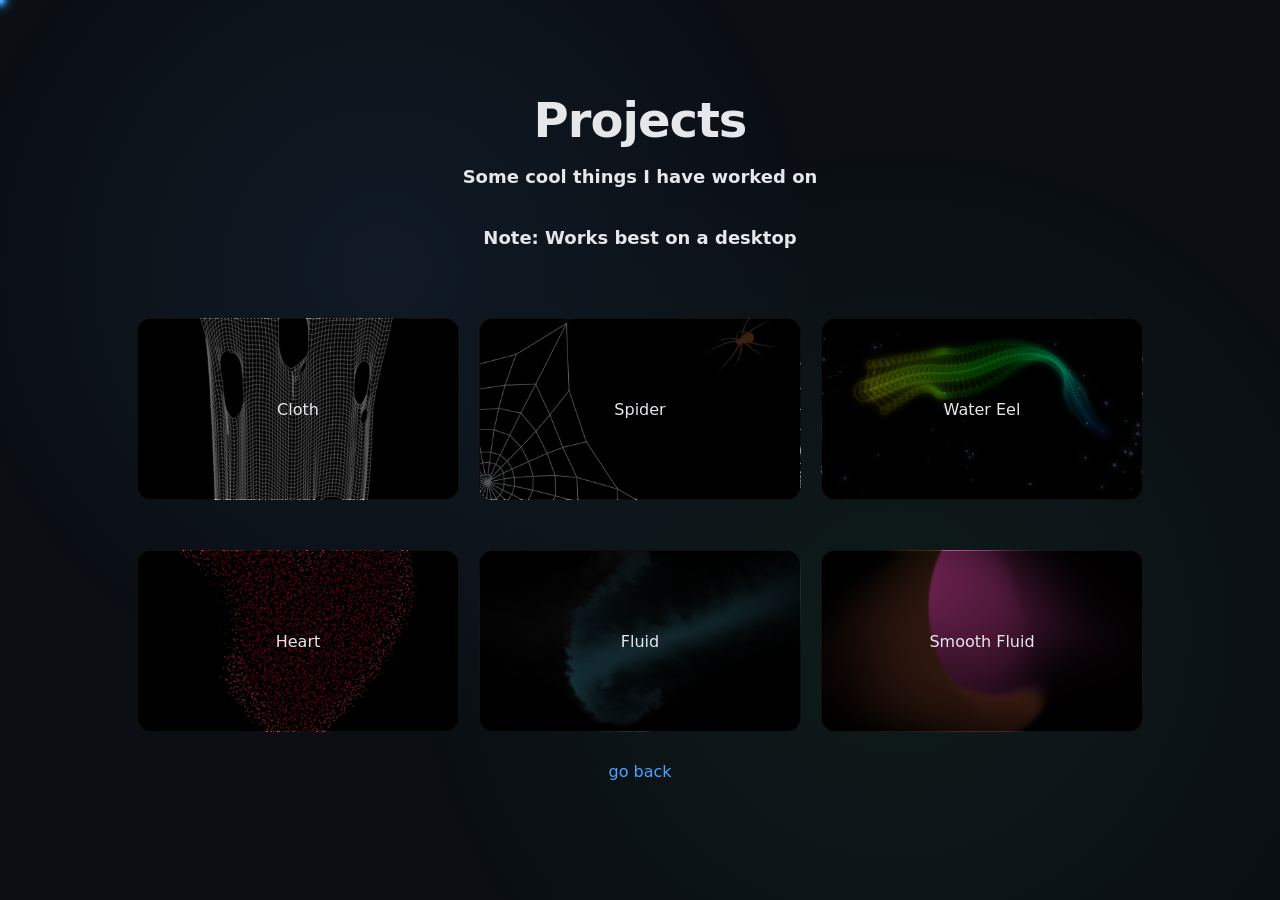
<file: project.html>
<!DOCTYPE html>
<html lang="en">
<head>
<meta charset="UTF-8">
<meta name="viewport" content="width=device-width, initial-scale=1.0">
<title>Projects</title>

<style>
body{
  margin:0;
  background:#0b0f14;
  color:#e5e7eb;
  font-family: system-ui, -apple-system, sans-serif;
  min-height:100vh;
  overflow-x:hidden;
}

/* background glow */
body::before{
  content:"";
  position:fixed;
  inset:0;
  background:
    radial-gradient(circle at 30% 30%, rgba(77,163,255,0.08), transparent 40%),
    radial-gradient(circle at 70% 70%, rgba(74,222,128,0.06), transparent 45%);
  pointer-events:none;
}

/* wrapper */
.wrap{
  max-width:1100px;
  margin:0 auto;
  padding:60px 20px;
  text-align:center;
}

h1{
  font-size:clamp(28px, 5vw, 48px);
  margin-bottom:10px;
  letter-spacing:-1px;
}

h3{
  margin-bottom:40px;
  font-size:clamp(14px, 2.5vw, 18px);
  opacity:0.8;
}

/* FLEX LAYOUT */
.grid{
  display:flex;
  flex-wrap:wrap;
  justify-content:center;
  gap:20px;
  align-items:stretch;
}

/* PROJECT CARDS */
.card{
  flex: 1 1 260px;
  max-width: 320px;
  min-width: 220px;
  height: 180px;

  border-radius:14px;
  background: rgba(255,255,255,0.03);
  border:1px solid rgba(255,255,255,0.06);

  cursor:pointer;
  position:relative;
  overflow:hidden;

  display:flex;
  align-items:center;
  justify-content:center;

  transition:0.3s ease;
  background-size: cover;
  background-position: center;
}
/* faded overlay */
.card::before{
  content:"";
  position:absolute;
  inset:0;
  background: rgba(0,0,0,0.55);
  z-index:1;
  transition: background 0.3s ease;
}
.card span{
  position:relative;
  z-index:2;
}
/* hover effect */
.card:hover{
  transform: translateY(-6px) scale(1.02);
  border-color: rgba(77,163,255,0.4);
  box-shadow: 0 10px 30px rgba(77,163,255,0.12);
}
.card:hover::before{
  background: transparent;
}
a.card{
  text-decoration:none;
  color:inherit;
}
/* underline animation */
.card::after{
  content:"";
  position:absolute;
  bottom:0;
  left:0;
  width:0%;
  height:2px;
  background:#4da3ff;
  transition:0.3s;
}

.card:hover::after{
  width:100%;
}

/* text inside card */
.card span{
  position:relative;
  z-index:2;
  font-size:16px;
  font-weight:500;
}
.fadedh3{
  font-color: #D3D3D3;
}
/* ripple */
.card-ripple{
  position:absolute;
  width:10px;
  height:10px;
  background:rgba(77,163,255,0.4);
  border-radius:50%;
  transform:scale(0);
  transition:0.5s;
  pointer-events:none;
}

/* mobile */
@media (max-width:700px){
  .card{
    flex: 1 1 100%;
    max-width:100%;
    height:160px;
  }
}

/* back link */
a{
  display:inline-block;
  margin-top:30px;
  color:#4da3ff;
  text-decoration:none;
  position:relative;
}

a::after{
  content:"";
  position:absolute;
  left:0;
  bottom:-3px;
  width:0%;
  height:1px;
  background:#4da3ff;
  transition:0.3s;
}

a:hover::after{
  width:100%;
}

.cursor-dot{
  position:fixed;
  width:6px;
  height:6px;
  background:#4da3ff;
  border-radius:50%;
  pointer-events:none;
  z-index:9999;
  box-shadow:0 0 8px #4da3ff, 0 0 16px #4da3ff;
  opacity:0.8;
  transform:translate(-50%, -50%);
}

@keyframes fadeUp{
  from{
    opacity:0;
    transform:translateY(20px);
  }
  to{
    opacity:1;
    transform:translateY(0);
  }
}

.wrap,h1,h3,.grid,a{
  opacity:0;
  animation:fadeUp .8s ease forwards;
}
</style>
</head>

<body>

<div class="wrap">
  <h1>Projects</h1>
  <h3>Some cool things I have worked on</h3>
  <h3 class="fadedh3">Note: Works best on a desktop</h3>

<div class="grid">
  <a href="cloth" class="card" style="background-image:url('/img/cloth.png')">
    <span>Cloth</span>
  </a>

  <a href="spider" class="card" style="background-image:url('/img/spider.png')">
    <span>Spider</span>
  </a>

  <a href="eel" class="card" style="background-image:url('/img/eel.png')">
    <span>Water Eel</span>
  </a>

  <a href="/heart" class="card" style="background-image:url('/img/heart.png')">
    <span>Heart</span>
  </a>

  <a href="/fluid" class="card" style="background-image:url('/img/fluid.png')">
    <span>Fluid</span>
  </a>

  <a href="/smoothfluid" class="card" style="background-image:url('/img/smoothfluid.png')">
    <span>Smooth Fluid</span>
  </a>
</div>

  <a href="/">go back</a>
</div>


<script>
document.querySelectorAll(".card").forEach(card=>{
  card.addEventListener("click", e=>{
    const ripple = document.createElement("div");
    ripple.className = "card-ripple";

    ripple.style.left = e.offsetX + "px";
    ripple.style.top = e.offsetY + "px";

    card.appendChild(ripple);

    setTimeout(()=> ripple.style.transform="scale(15)", 10);
    setTimeout(()=> ripple.remove(), 1000);
  });
});
</script>

<script>
const isTouch = matchMedia("(pointer: coarse)").matches || "ontouchstart" in window;

if (!isTouch) {
  const dots = [];
  const maxDots = 12;

  for (let i = 0; i < maxDots; i++) {
    const d = document.createElement("div");
    d.className = "cursor-dot";
    document.body.appendChild(d);
    dots.push({ el: d, x: 0, y: 0 });
  }

  let mouse = { x: 0, y: 0 };

  window.addEventListener("mousemove", e => {
    mouse.x = e.clientX;
    mouse.y = e.clientY;
  });

  function animate() {
    let x = mouse.x;
    let y = mouse.y;

    dots.forEach((dot, i) => {
      dot.x += (x - dot.x) * 0.3;
      dot.y += (y - dot.y) * 0.3;

      dot.el.style.left = dot.x + "px";
      dot.el.style.top = dot.y + "px";

      x = dot.x;
      y = dot.y;

      dot.el.style.transform = `translate(-50%, -50%) scale(${1 - i * 0.05})`;
      dot.el.style.opacity = 1 - i * 0.08;
    });

    requestAnimationFrame(animate);
  }

  animate();
}
</script>

</body>
</html>
</file>
